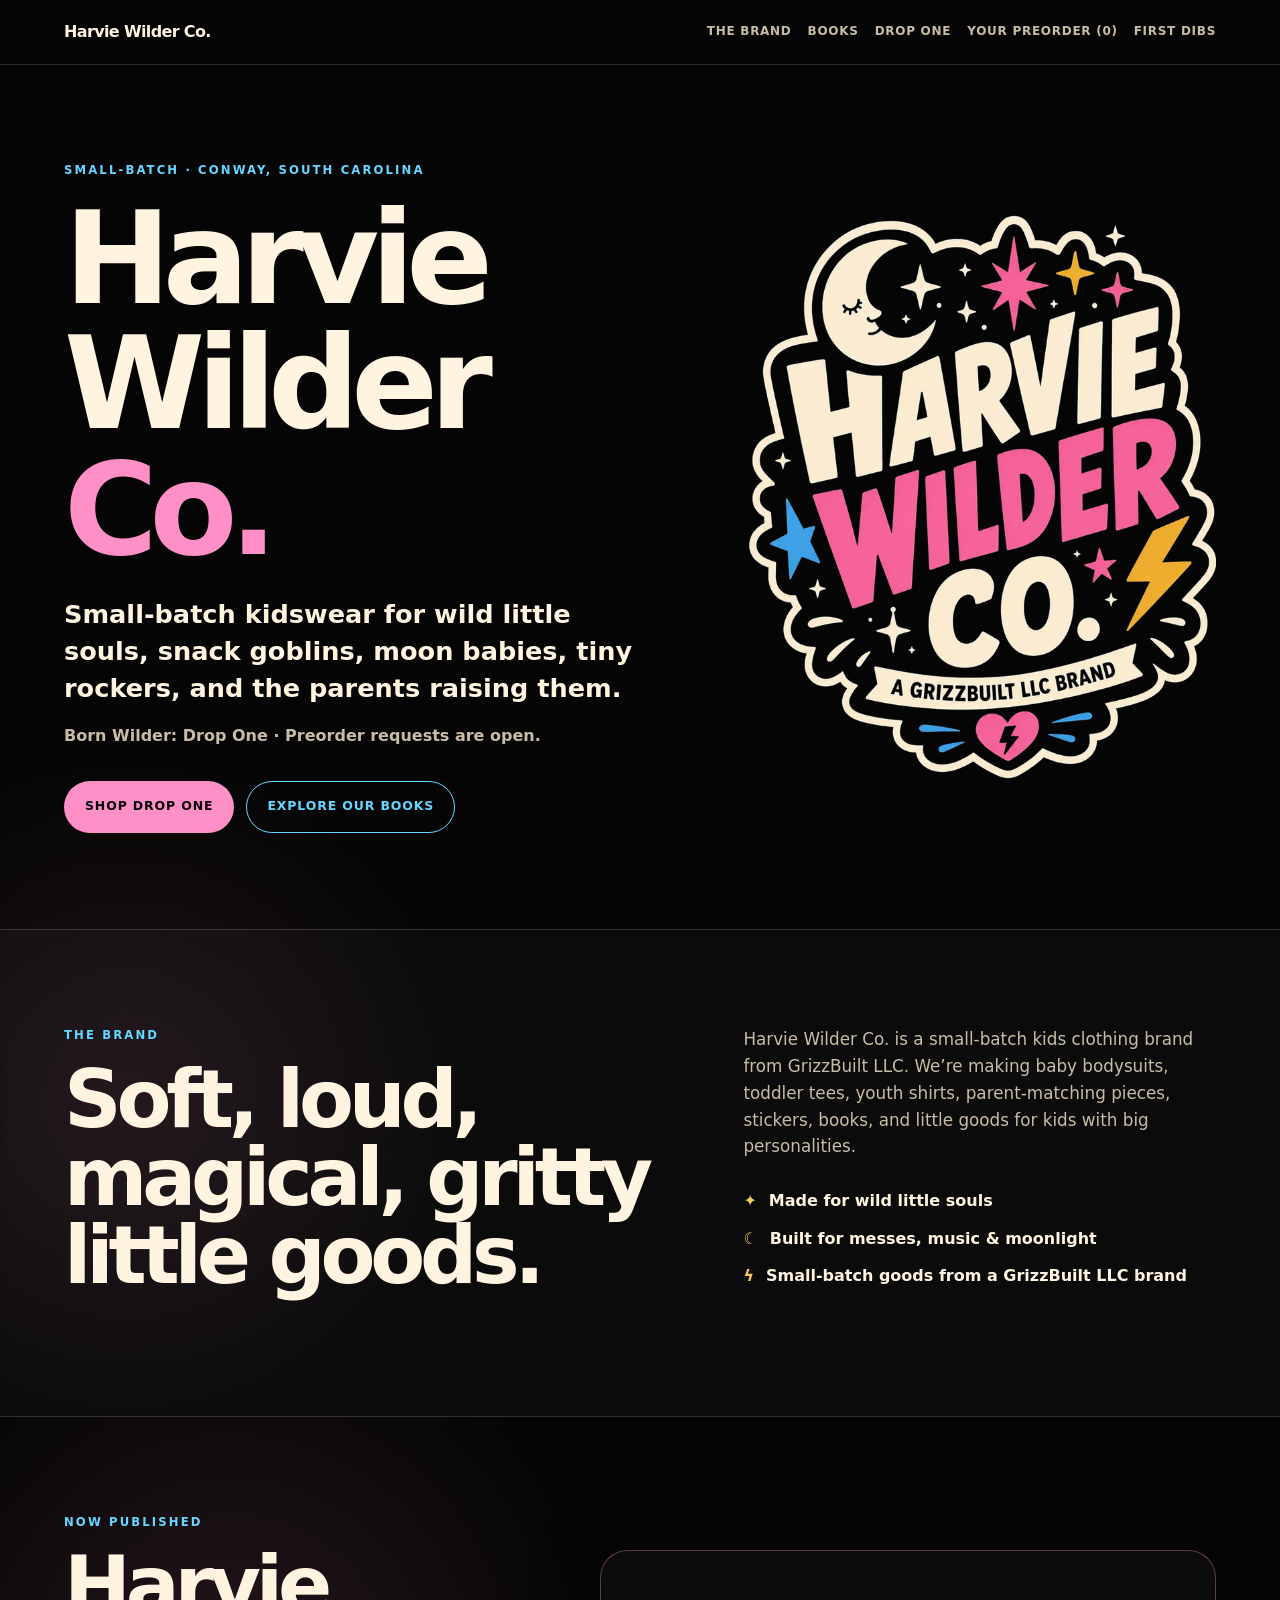
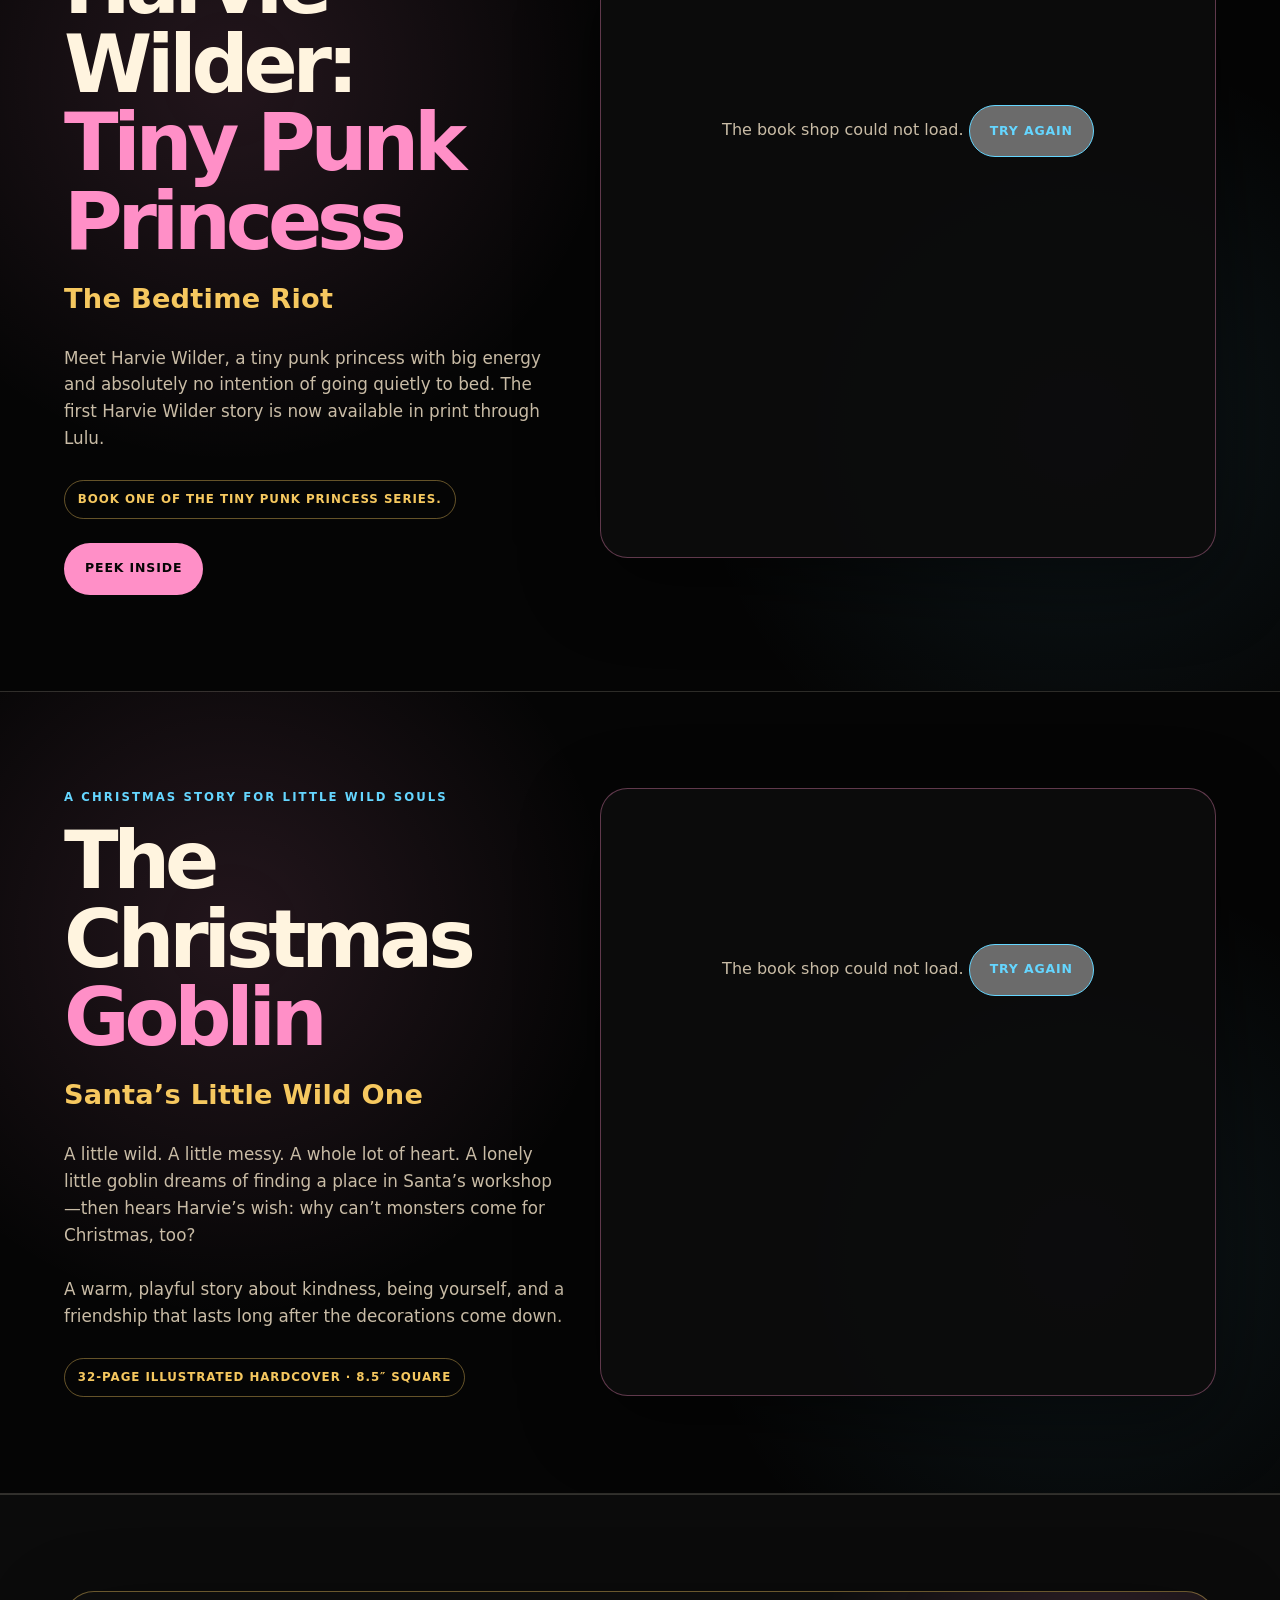
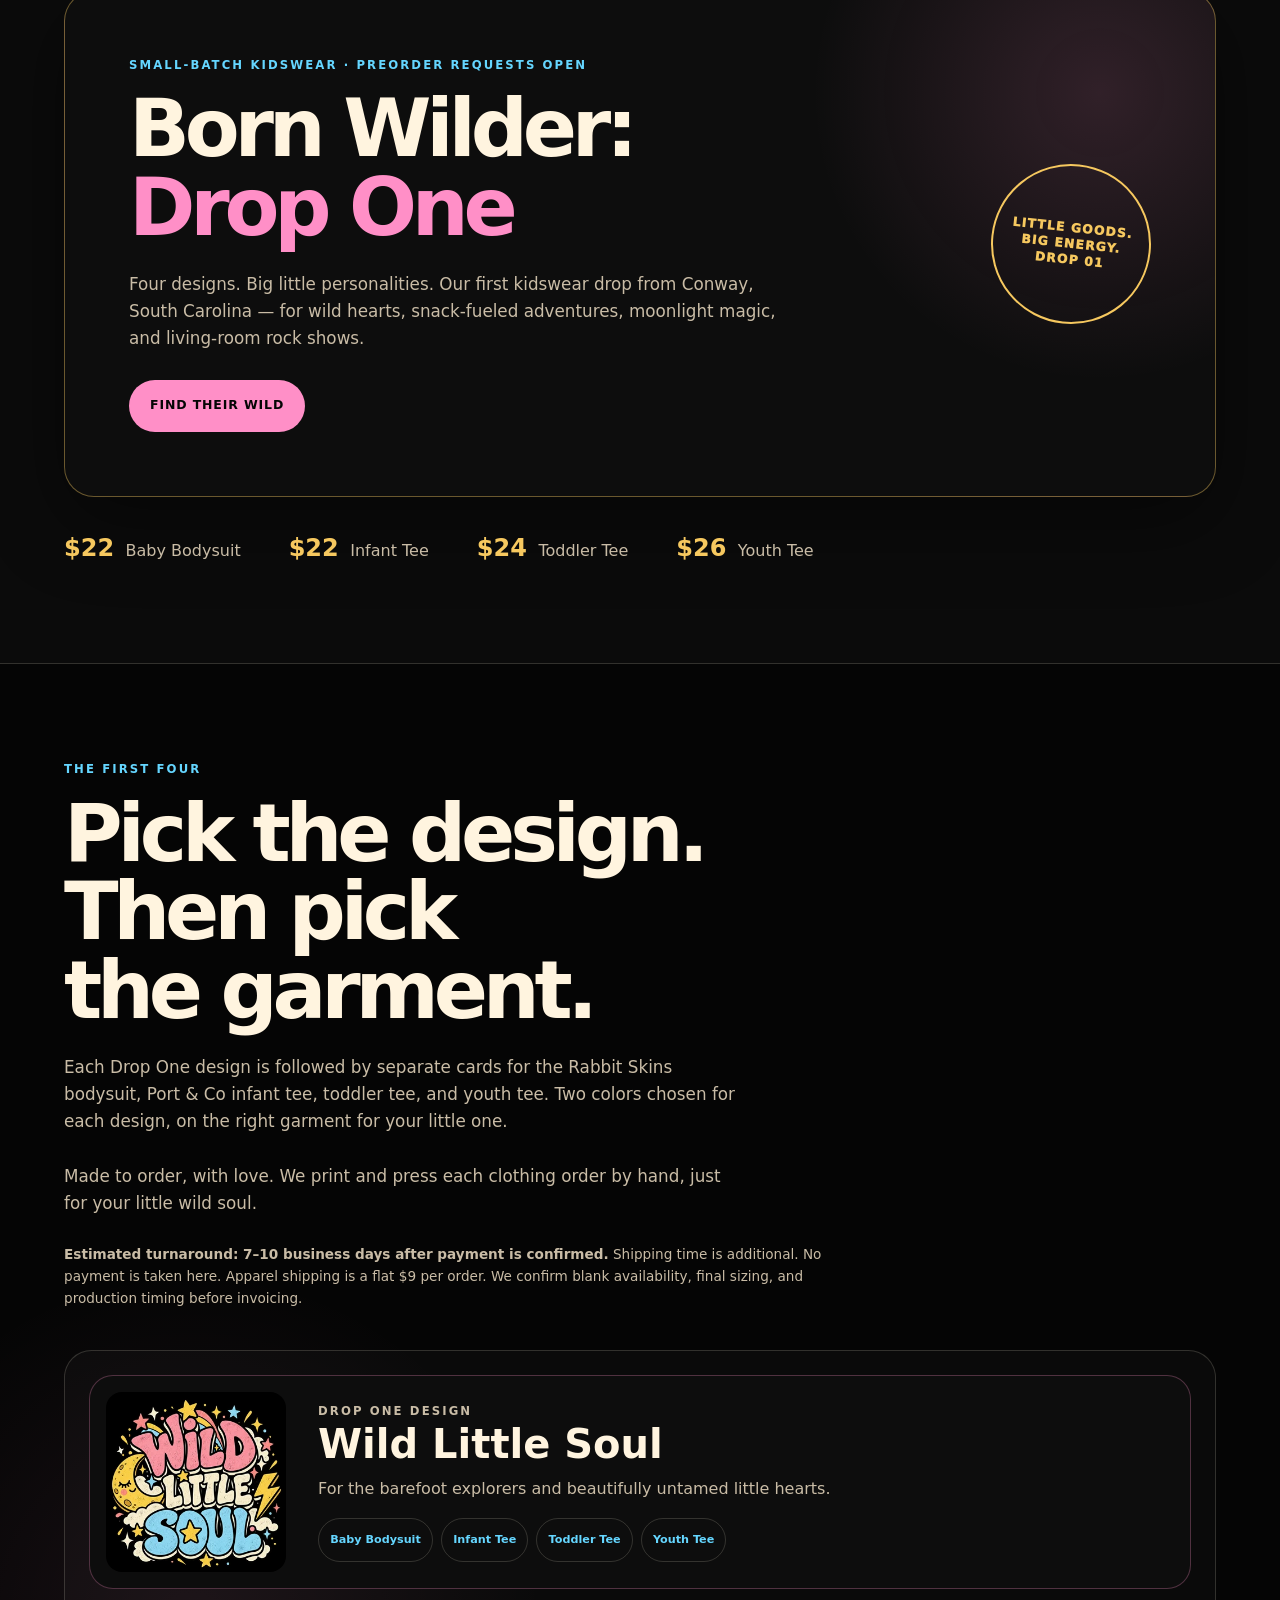
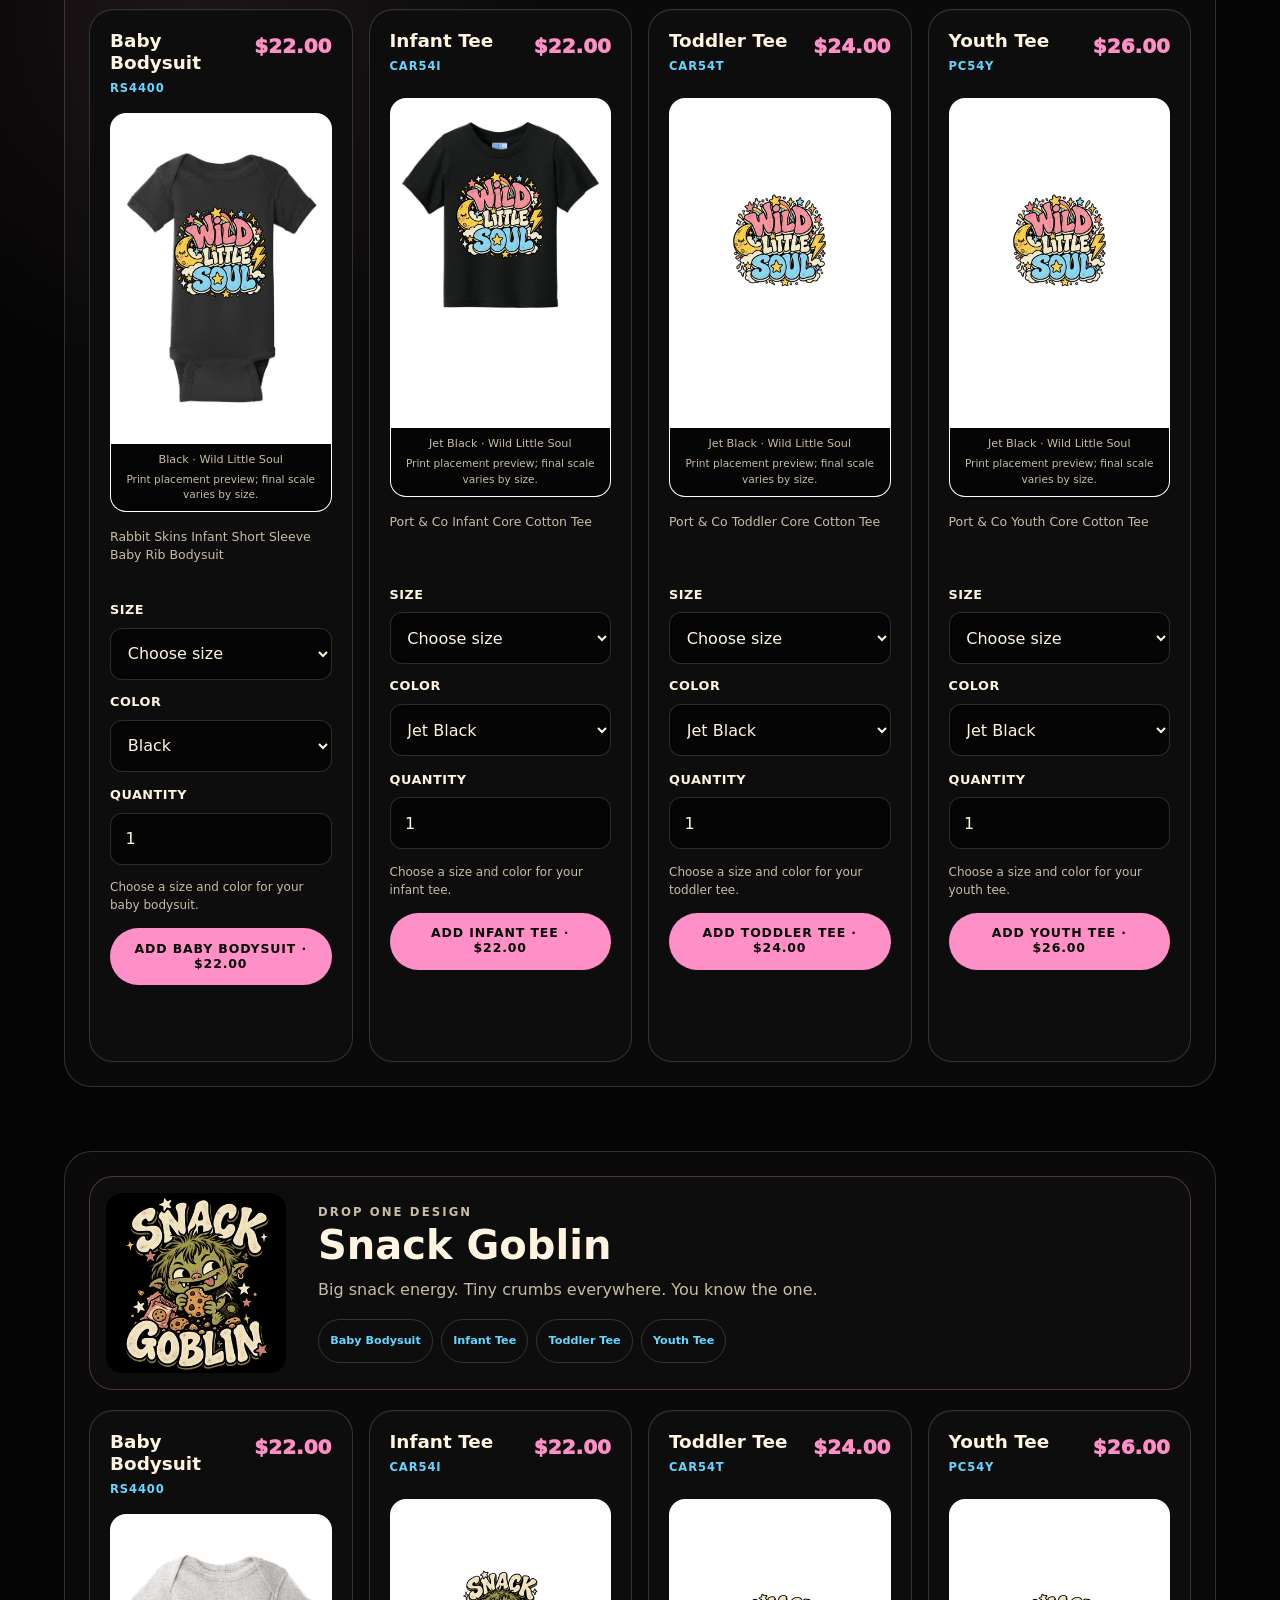
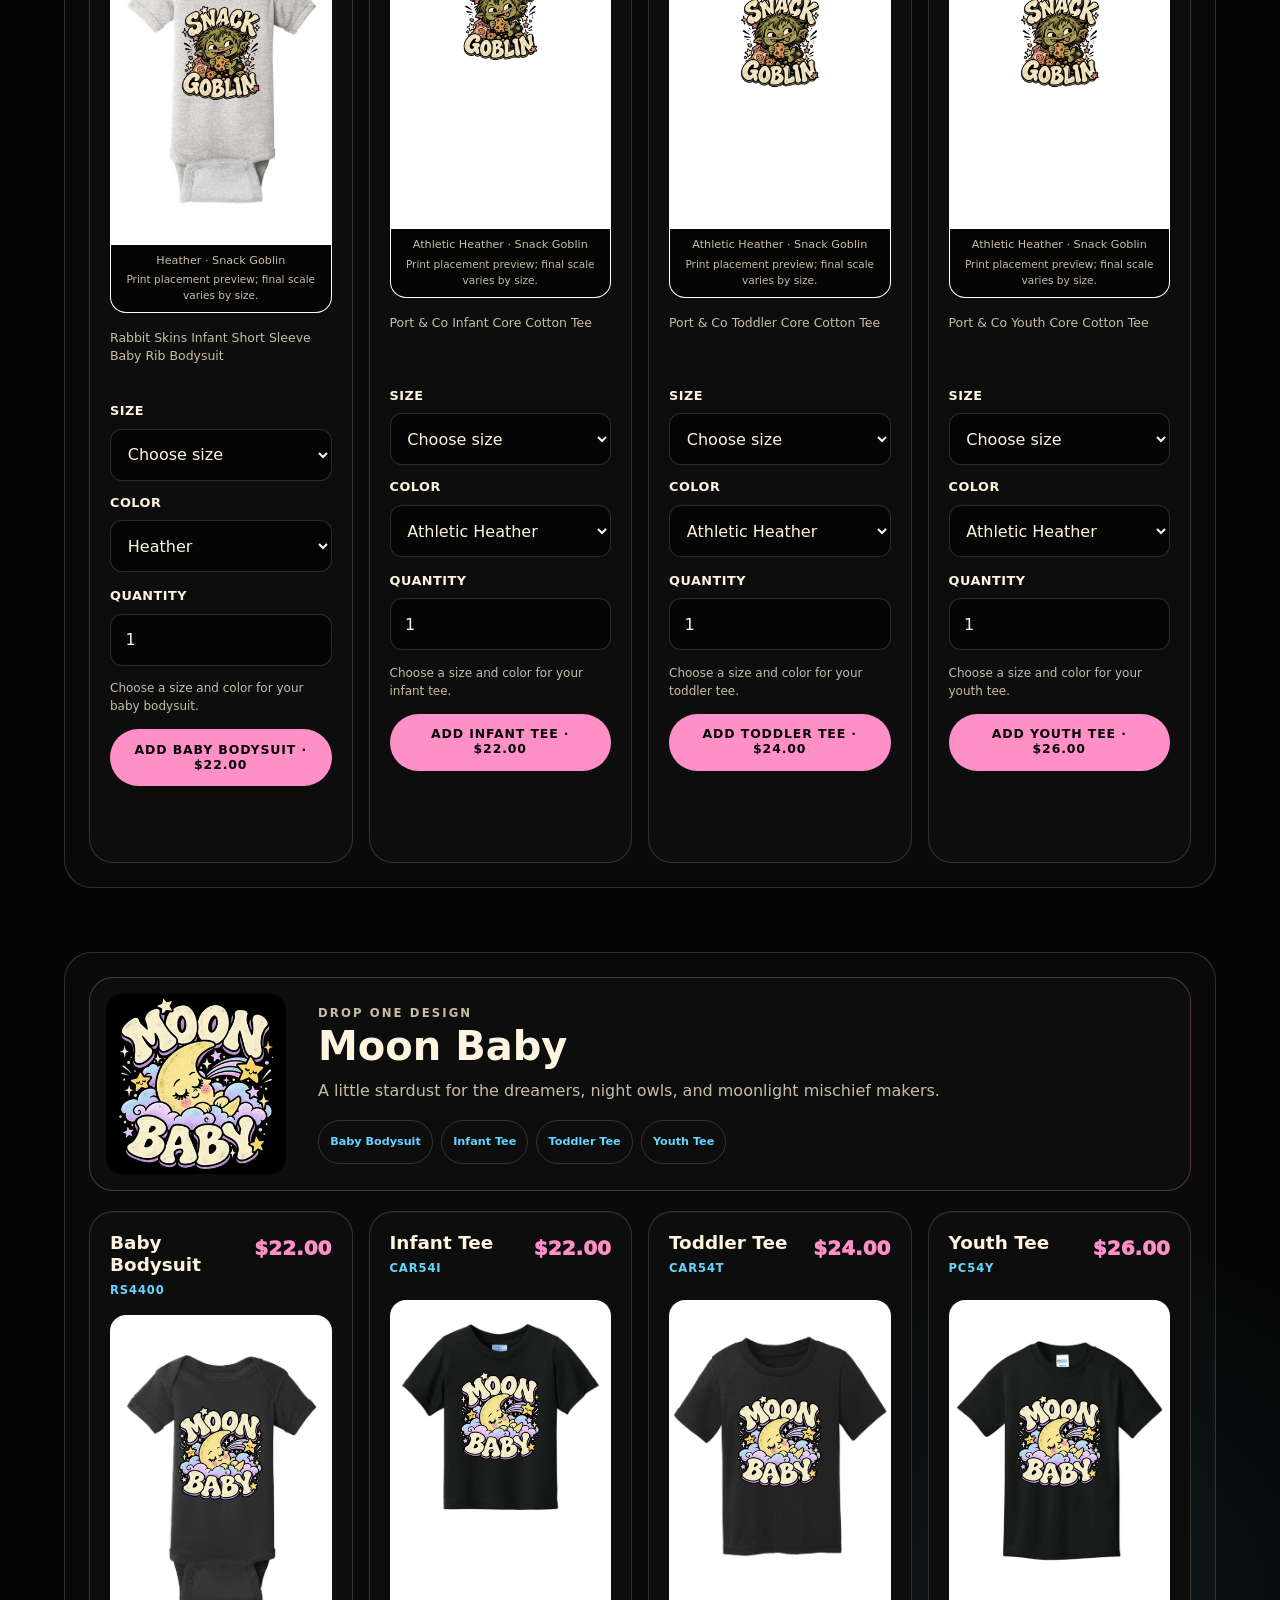
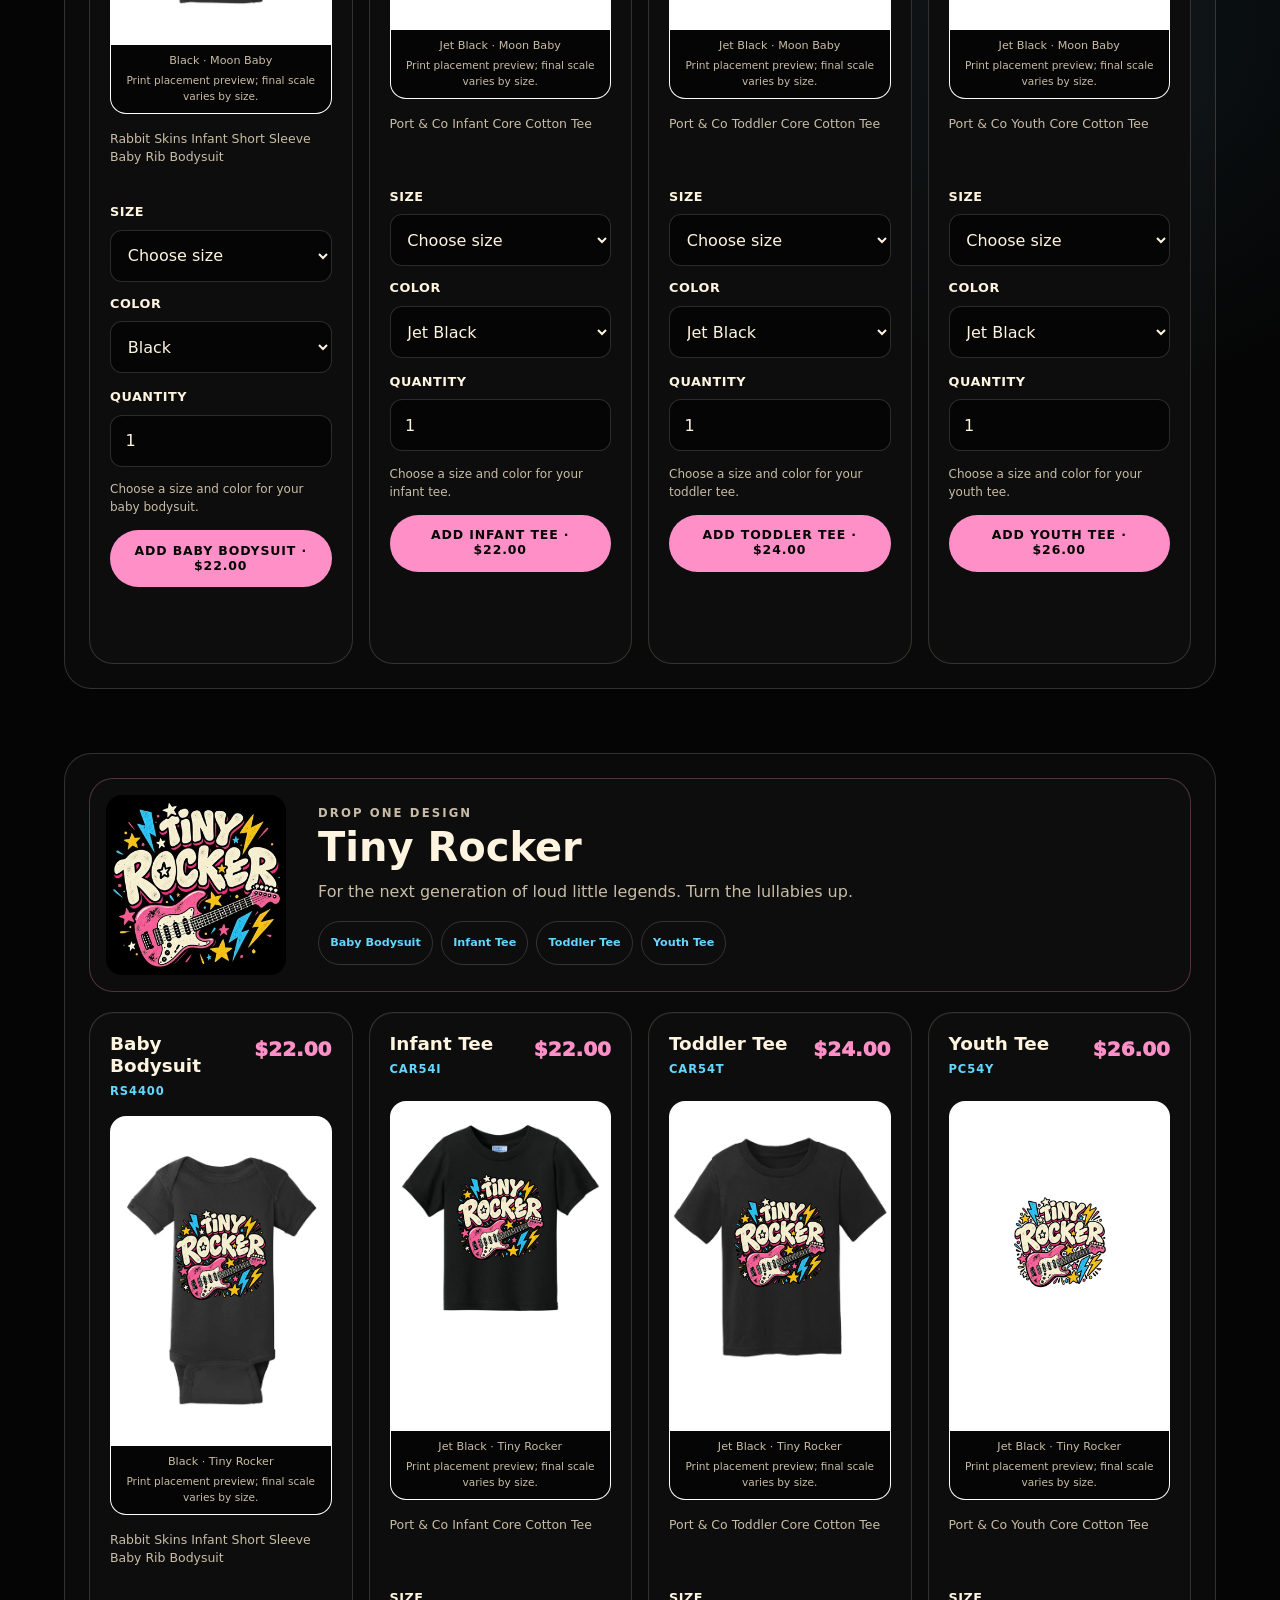
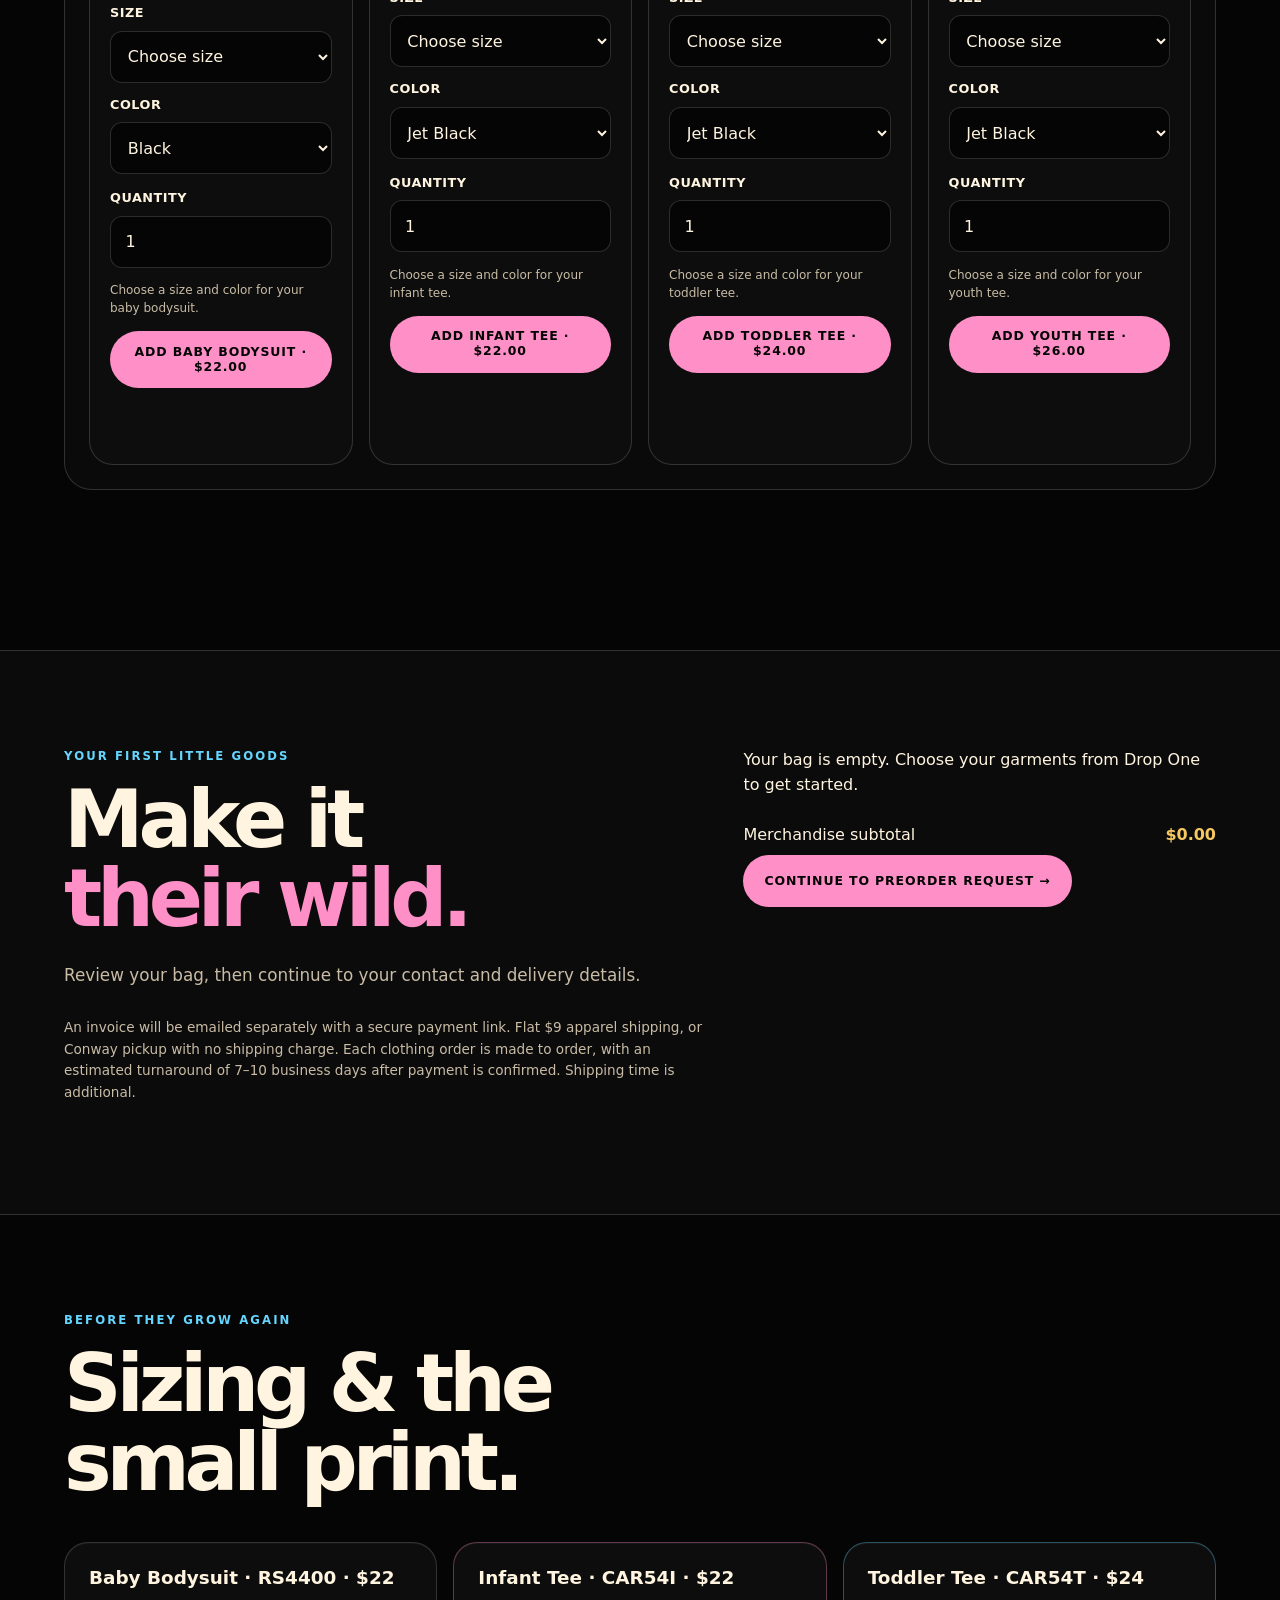
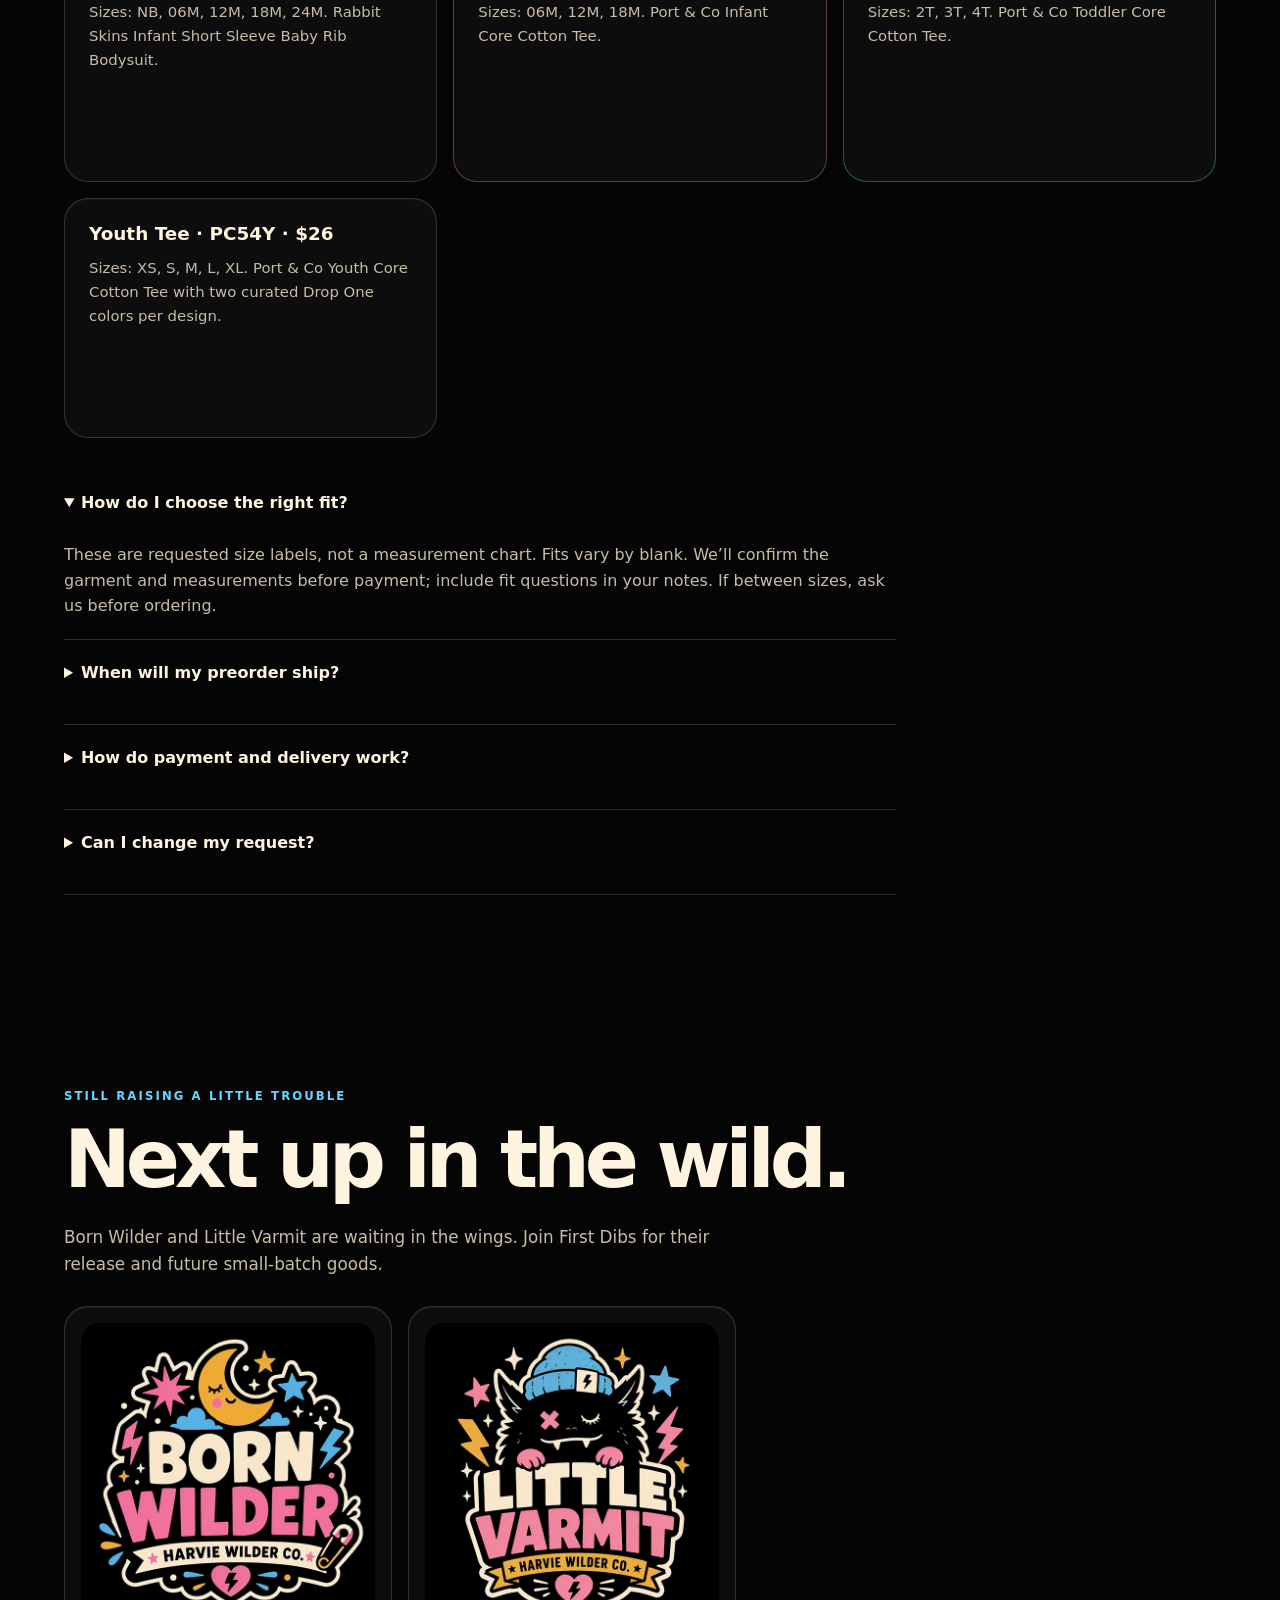
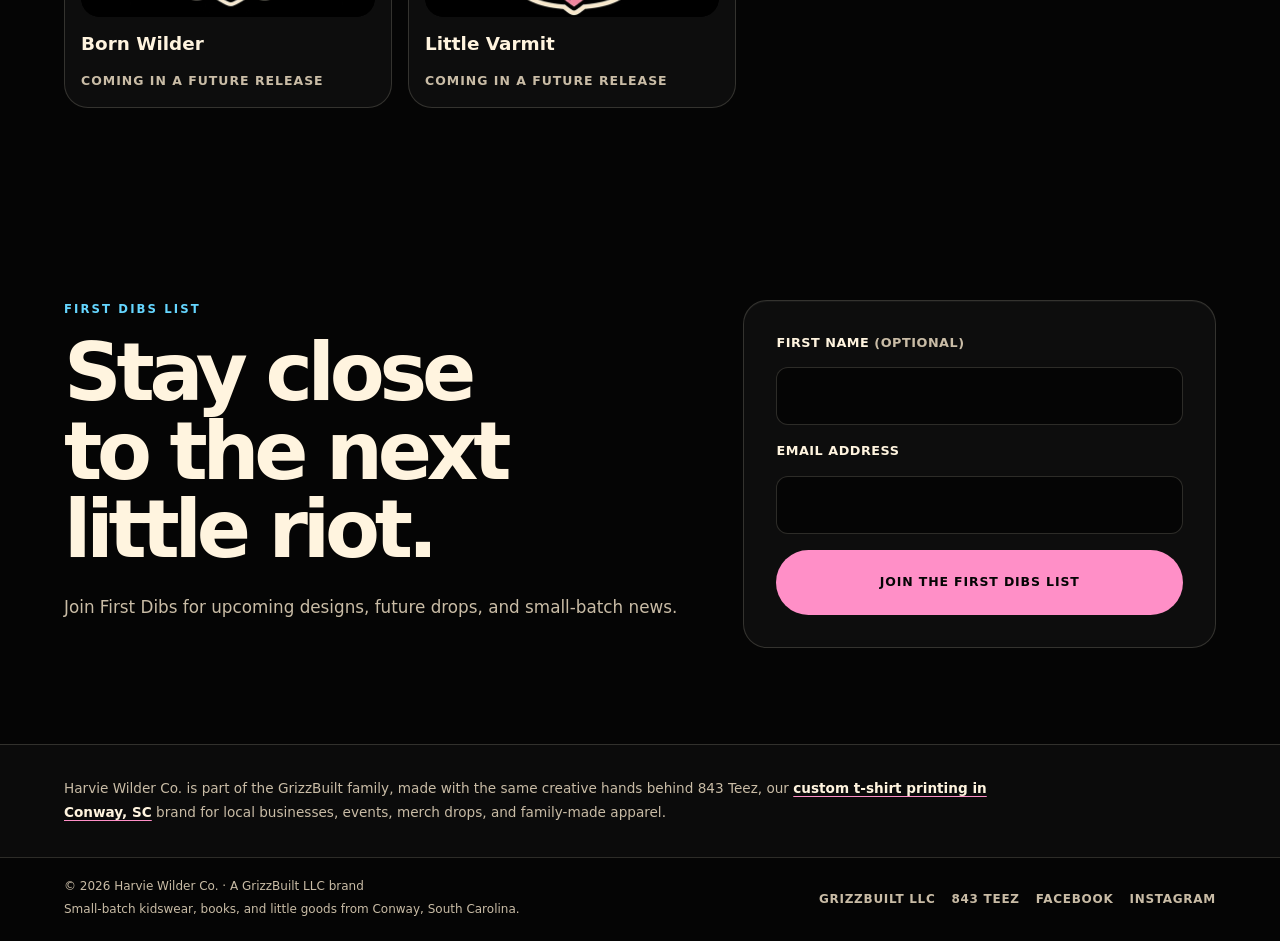
<file: index.html>
<!doctype html>
<html lang="en">
  <head>
    <meta charset="utf-8">
    <meta name="viewport" content="width=device-width, initial-scale=1">
    <title>Harvie Wilder Co. | Small-Batch Kidswear &amp; Books</title>
    <meta name="description" content="Shop Born Wilder: Drop One baby bodysuits and infant, toddler &amp; youth tees. Small-batch kidswear, Tiny Punk Princess books, and The Christmas Goblin from Conway, South Carolina.">
    <link rel="canonical" href="https://harviewilderco.com/">
    <link rel="preload" as="image" type="image/avif" imagesrcset="/assets/optimized/brand-logo-480-952e5e240f.avif 480w, /assets/optimized/brand-logo-700-8eab30a918.avif 700w, /assets/optimized/brand-logo-1200-4a3a5aba76.avif 1200w" imagesizes="(max-width: 700px) min(92vw, 360px), 520px">
    <link rel="stylesheet" href="/styles.css?v=54264c2ba694">
    <link rel="icon" href="/favicon.ico" sizes="any">
    <link rel="icon" href="/icon.svg" type="image/svg+xml">
    <link rel="apple-touch-icon" href="/apple-touch-icon.png">



<meta name="theme-color" content="#0d0d0d">
    <meta property="og:title" content="Born Wilder: Drop One | Harvie Wilder Co.">
    <meta property="og:description" content="Four designs. Big little personalities. Preorder small-batch kidswear from Conway, South Carolina. Apparel from $22; flat $9 shipping.">
    <meta property="og:type" content="website"><meta property="og:url" content="https://harviewilderco.com/"><meta property="og:site_name" content="Harvie Wilder Co."><meta property="og:locale" content="en_US">
    <meta property="og:image" content="https://harviewilderco.com/assets/harvie-wilder-drop-one-social.png"><meta property="og:image:secure_url" content="https://harviewilderco.com/assets/harvie-wilder-drop-one-social.png"><meta property="og:image:width" content="1200"><meta property="og:image:height" content="630"><meta property="og:image:type" content="image/png"><meta property="og:image:alt" content="Harvie Wilder Co. — Born Wilder: Drop One. Wild Little Soul, Snack Goblin, Moon Baby and Tiny Rocker. Preorder requests open.">
    <meta name="twitter:card" content="summary_large_image"><meta name="twitter:title" content="Born Wilder: Drop One | Harvie Wilder Co."><meta name="twitter:description" content="Preorder baby bodysuits and infant, toddler &amp; youth tees. Four designs. Small batches. Conway, South Carolina."><meta name="twitter:image" content="https://harviewilderco.com/assets/harvie-wilder-drop-one-social.png"><meta name="twitter:image:alt" content="Harvie Wilder Co. — Born Wilder: Drop One. Preorder requests open.">
    <meta name="robots" content="index, follow, max-image-preview:large">
    <script>window.dataLayer=window.dataLayer||[];function gtag(){dataLayer.push(arguments);}gtag("js",new Date());gtag("config","G-0PB50EY0SQ");</script>

    <script type="application/ld+json">{"@context":"https://schema.org","@graph":[{"@type":"Organization","@id":"https://harviewilderco.com/#organization","name":"Harvie Wilder Co.","url":"https://harviewilderco.com/","description":"Small-batch kidswear, books, and little goods from Conway, South Carolina.","logo":{"@type":"ImageObject","url":"https://harviewilderco.com/assets/harvie-wilder-logo-1200.webp","width":1200,"height":1499},"sameAs":["https://www.facebook.com/harviewilderco","https://www.instagram.com/harviewilderco"],"parentOrganization":{"@type":"Organization","name":"GrizzBuilt LLC","url":"https://grizzbuilt.com/"},"address":{"@type":"PostalAddress","addressLocality":"Conway","addressRegion":"South Carolina","addressCountry":"US"}},{"@type":"WebSite","@id":"https://harviewilderco.com/#website","url":"https://harviewilderco.com/","name":"Harvie Wilder Co.","publisher":{"@id":"https://harviewilderco.com/#organization"},"inLanguage":"en-US"},{"@type":"WebPage","@id":"https://harviewilderco.com/#webpage","url":"https://harviewilderco.com/","name":"Harvie Wilder Co. | Small-Batch Kidswear & Books","description":"Shop Born Wilder: Drop One baby bodysuits and infant, toddler & youth tees. Small-batch kidswear, Tiny Punk Princess books, and The Christmas Goblin from Conway, South Carolina.","isPartOf":{"@id":"https://harviewilderco.com/#website"},"about":{"@id":"https://harviewilderco.com/#organization"},"inLanguage":"en-US","primaryImageOfPage":{"@type":"ImageObject","url":"https://harviewilderco.com/assets/harvie-wilder-drop-one-social.png","width":1200,"height":630},"mainEntity":{"@id":"https://harviewilderco.com/#drop-one-designs"}},{"@type":"ItemList","@id":"https://harviewilderco.com/#drop-one-designs","name":"Born Wilder: Drop One designs","numberOfItems":4,"itemListElement":[{"@type":"ListItem","position":1,"url":"https://harviewilderco.com/#wild-little-soul","name":"Wild Little Soul"},{"@type":"ListItem","position":2,"url":"https://harviewilderco.com/#snack-goblin","name":"Snack Goblin"},{"@type":"ListItem","position":3,"url":"https://harviewilderco.com/#moon-baby","name":"Moon Baby"},{"@type":"ListItem","position":4,"url":"https://harviewilderco.com/#tiny-rocker","name":"Tiny Rocker"}]},{"@type":"Book","@id":"https://harviewilderco.com/#bedtime-riot","name":"Harvie Wilder: Tiny Punk Princess — The Bedtime Riot","url":"https://harviewilderco.com/#books","inLanguage":"en","description":"Book One of the Tiny Punk Princess series. Harvie Wilder has big energy and absolutely no intention of going quietly to bed. Available in print through Lulu."},{"@type":"Book","@id":"https://harviewilderco.com/#christmas-goblin","name":"The Christmas Goblin","alternativeHeadline":"Santa’s Little Wild One","url":"https://harviewilderco.com/#christmas-goblin","inLanguage":"en","author":{"@type":"Person","name":"Todd Stone"},"numberOfPages":32,"bookFormat":"https://schema.org/Hardcover","description":"A warm, playful Christmas story about a lonely little goblin, Harvie’s wish, and finding friendship and belonging just as you are."}]}</script>
    <style>
      .book-actions{display:flex;flex-wrap:wrap;gap:.75rem;margin-top:1.5rem}.preview-dialog{width:min(94vw,64rem);max-height:90vh;padding:0;border:1px solid rgb(255 244 223 / 22%);border-radius:1.5rem;background:#0d0d0d;color:#fff4df;box-shadow:0 1.5rem 5rem rgb(0 0 0 / 70%);overflow:hidden}.preview-dialog::backdrop{background:rgb(0 0 0 / 78%);backdrop-filter:blur(5px)}.preview-shell{position:relative;max-height:90vh;overflow:auto;padding:clamp(1.25rem,4vw,3rem)}.preview-close{position:sticky;top:0;z-index:2;float:right;width:2.75rem;height:2.75rem;border:1px solid rgb(255 244 223 / 20%);border-radius:50%;background:#050505;color:#fff4df;font-size:1.35rem;cursor:pointer}.preview-heading{padding-right:3.5rem}.preview-heading h2{font-size:clamp(2.2rem,7vw,4.5rem);margin-bottom:.75rem}.preview-heading p{max-width:42rem;color:#c9bca6}.preview-pages{display:grid;gap:1rem;margin-top:2rem}.preview-page{display:flex;flex-direction:column;align-items:center;gap:1.5rem;padding:0 0 2rem;overflow:hidden;border:1px solid rgb(255 244 223 / 16%);border-radius:1.25rem;background:#fff4df;color:#3f2941;text-align:center;box-shadow:inset 0 0 0 1rem rgb(255 255 255 / 20%)}.preview-page img{display:block;width:100%;height:auto;aspect-ratio:1/1;object-fit:contain}.preview-page p{max-width:30rem;margin:0;padding-inline:1.5rem;font-family:Georgia,"Times New Roman",serif;font-size:clamp(1.15rem,3vw,1.65rem);line-height:1.65}.preview-page strong{font-weight:800}.preview-finish{text-align:center;padding:2rem 0 0}.preview-finish p{color:#c9bca6}.preview-finish .button{margin-top:.5rem}@media(min-width:48rem){.preview-pages{grid-template-columns:repeat(2,1fr)}.preview-page:last-child{grid-column:1/-1;max-width:32rem;width:100%;margin-inline:auto}}@media(max-width:41.99rem){.book-actions{display:grid}.book-actions .button{width:100%}}
    </style>
  </head>
  <body>
    <a class="skip-link" href="#main-content">Skip to content</a>
    <header class="site-header"><div class="container header-inner"><a class="logo" href="/" aria-label="Harvie Wilder Co. home">Harvie Wilder Co.</a><nav aria-label="Main navigation"><a href="#the-brand">The Brand</a><a href="#books">Books</a><a href="#drop-one">Drop One</a><a href="/preorder.html">Your Preorder <span id="bag-count">(0)</span></a><a href="#first-dibs">First Dibs</a></nav></div></header>
    <main id="main-content">
      <section class="hero section"><div class="container hero-inner"><div class="hero-copy"><p class="eyebrow">Small-batch · Conway, South Carolina</p><h1>Harvie Wilder <span>Co.</span></h1><p class="hero-tagline">Small-batch kidswear for wild little souls, snack goblins, moon babies, tiny rockers, and the parents raising them.</p><p class="hero-support">Born Wilder: Drop One · Preorder requests are open.</p><div class="button-row"><a class="button button-primary" href="#drop-one">Shop Drop One</a><a class="button button-secondary" href="#books">Explore Our Books</a></div></div><picture><source type="image/avif" srcset="/assets/optimized/brand-logo-480-952e5e240f.avif 480w, /assets/optimized/brand-logo-700-8eab30a918.avif 700w, /assets/optimized/brand-logo-1200-4a3a5aba76.avif 1200w" sizes="(max-width: 700px) min(92vw, 360px), 520px"><img class="hero-logo" src="/assets/optimized/brand-logo-700-cc9f526c06.webp" srcset="/assets/optimized/brand-logo-480-5465abf8af.webp 480w, /assets/optimized/brand-logo-700-cc9f526c06.webp 700w, /assets/optimized/brand-logo-1200-8d9d0ffd1e.webp 1200w" sizes="(max-width: 700px) min(92vw, 360px), 520px" alt="Harvie Wilder Co. logo, a GrizzBuilt LLC brand" width="1200" height="1499" loading="eager" fetchpriority="high" decoding="async"></picture></div></section>
      <section class="section story-section" id="the-brand"><div class="container split-layout"><div><p class="section-kicker">The Brand</p><h2>Soft, loud, magical, gritty little goods.</h2></div><div><p class="lead">Harvie Wilder Co. is a small-batch kids clothing brand from GrizzBuilt LLC. We’re making baby bodysuits, toddler tees, youth shirts, parent-matching pieces, stickers, books, and little goods for kids with big personalities.</p><ul class="pillar-list"><li><span aria-hidden="true">✦</span> Made for wild little souls</li><li><span aria-hidden="true">☾</span> Built for messes, music &amp; moonlight</li><li><span aria-hidden="true">ϟ</span> Small-batch goods from a GrizzBuilt LLC brand</li></ul></div></div></section>
      <section class="section books-section" id="books"><div class="container book-layout"><div class="book-copy"><p class="section-kicker">Now Published</p><h2>Harvie Wilder: <span>Tiny Punk Princess</span></h2><p class="book-subtitle">The Bedtime Riot</p><p class="lead">Meet Harvie Wilder, a tiny punk princess with big energy and absolutely no intention of going quietly to bed. The first Harvie Wilder story is now available in print through Lulu.</p><p class="book-series-note">Book One of the Tiny Punk Princess series.</p><div class="book-actions"><button class="button button-primary" type="button" id="peek-inside">Peek Inside</button></div></div><div class="book-buy-card" aria-label="Buy Harvie Wilder: Tiny Punk Princess — The Bedtime Riot"><p class="book-load-status" role="status">Loading the book shop…</p><lulu-buy-button buy-button-id="1864e697-645f-49e1-90ef-84f9c63bfdae" variant="product-preview"></lulu-buy-button></div></div></section>

      <section class="section books-section" id="christmas-goblin" aria-labelledby="christmas-goblin-title">
        <div class="container book-layout">
          <div class="book-copy">
            <p class="section-kicker">A Christmas Story for Little Wild Souls</p>
            <h2 id="christmas-goblin-title">The Christmas <span>Goblin</span></h2>
            <p class="book-subtitle">Santa’s Little Wild One</p>
            <p class="lead">A little wild. A little messy. A whole lot of heart. A lonely little goblin dreams of finding a place in Santa’s workshop—then hears Harvie’s wish: why can’t monsters come for Christmas, too?</p>
            <p class="lead">A warm, playful story about kindness, being yourself, and a friendship that lasts long after the decorations come down.</p>
            <p class="book-series-note">32-page illustrated hardcover · 8.5″ square</p>
          </div>
          <div class="book-buy-card" aria-label="Buy The Christmas Goblin: Santa’s Little Wild One">
            <p class="book-load-status" role="status">Loading the book shop…</p>
            <lulu-buy-button buy-button-id="ee8d0eea-55f5-4582-a18e-b0e13e347f8e" variant="product-showcase"></lulu-buy-button>
          </div>
        </div>
      </section>
      <section class="section drop-section" id="drop-one"><div class="container"><div class="drop-card"><div><p class="section-kicker">Small-batch kidswear · Preorder requests open</p><h2>Born Wilder: <span>Drop One</span></h2><p class="lead">Four designs. Big little personalities. Our first kidswear drop from Conway, South Carolina — for wild hearts, snack-fueled adventures, moonlight magic, and living-room rock shows.</p><a class="button button-primary" href="#drop-preview">Find their wild</a></div><p class="sticker-badge">Little goods.<br>Big energy.<br>Drop 01</p></div><div class="launch-facts"><p><strong>$22</strong> Baby Bodysuit</p><p><strong>$22</strong> Infant Tee</p><p><strong>$24</strong> Toddler Tee</p><p><strong>$26</strong> Youth Tee</p></div></div></section>
      <section class="section drop-preview-section" id="drop-preview"><div class="container" data-rendered="true">
      <div class="drop-shop-intro">
        <p class="section-kicker">The first four</p>
        <h2>Pick the design. Then pick the garment.</h2>
        <p class="lead">Each Drop One design is followed by separate cards for the Rabbit Skins bodysuit, Port & Co infant tee, toddler tee, and youth tee. Two colors chosen for each design, on the right garment for your little one.</p>
        <p class="lead">Made to order, with love. We print and press each clothing order by hand, just for your little wild soul.</p><p class="shop-note"><strong>Estimated turnaround: 7–10 business days after payment is confirmed.</strong> Shipping time is additional. No payment is taken here. Apparel shipping is a flat $9 per order. We confirm blank availability, final sizing, and production timing before invoicing.</p>
      </div>

      <section id="wild-little-soul" class="design-product-block" aria-labelledby="wild-little-soul-title">
        <article class="design-card">
          <img src="/assets/optimized/wild-little-soul-320-53c1174c8b.webp" srcset="/assets/optimized/wild-little-soul-320-53c1174c8b.webp 320w, /assets/optimized/wild-little-soul-480-674249dbf0.webp 480w, /assets/optimized/wild-little-soul-768-273beca577.webp 768w" sizes="(min-width: 70rem) 180px, (min-width: 42rem) 220px, 240px" alt="Wild Little Soul Drop One artwork" width="320" height="320" loading="lazy" decoding="async">
          <div>
            <p class="section-kicker">Drop One Design</p>
            <h3 id="wild-little-soul-title">Wild Little Soul</h3>
            <p>For the barefoot explorers and beautifully untamed little hearts.</p>
            <nav class="garment-jump-links" aria-label="Shop Wild Little Soul by garment">
              <a href="#wild-little-soul-bodysuit-card">Baby Bodysuit</a><a href="#wild-little-soul-infant-card">Infant Tee</a><a href="#wild-little-soul-toddler-card">Toddler Tee</a><a href="#wild-little-soul-youth-card">Youth Tee</a>
            </nav>
          </div>
        </article>
        <div class="garment-card-grid">

      <article id="wild-little-soul-bodysuit-card" class="garment-card shop-card" data-design="Wild Little Soul" data-garment="bodysuit">
        <div class="garment-card-header">
          <div><h4>Baby Bodysuit</h4><span class="style-number">RS4400</span></div>
          <span class="garment-price">$22.00</span>
        </div>
        <figure class="garment-photo printed-preview bodysuit">
          <div class="garment-mockup">
            <img class="mockup-blank" src="/assets/garments/rs4400-black.webp" alt="RS4400 Baby Bodysuit in Black, with Wild Little Soul print preview" width="493" height="740" loading="lazy" decoding="async">
            <img class="mockup-print" src="/assets/optimized/wild-little-soul-320-53c1174c8b.webp" alt="" width="320" height="320" loading="lazy" decoding="async">
          </div>
          <figcaption>Black · Wild Little Soul<span>Print placement preview; final scale varies by size.</span></figcaption>
        </figure>
        <p class="garment-note">Rabbit Skins Infant Short Sleeve Baby Rib Bodysuit</p>
        <form class="garment-options">
          <div class="option-pair">
            <div class="form-field"><label for="wild-little-soul-bodysuit-size">Size</label><select id="wild-little-soul-bodysuit-size" class="size" required><option value="">Choose size</option><option value="NB">NB</option><option value="06M">06M</option><option value="12M">12M</option><option value="18M">18M</option><option value="24M">24M</option></select></div>
            <div class="form-field"><label for="wild-little-soul-bodysuit-color">Color</label><select id="wild-little-soul-bodysuit-color" class="color" required><option value="Black" selected>Black</option><option value="White">White</option></select></div>
          </div>
          <div class="form-field"><label for="wild-little-soul-bodysuit-quantity">Quantity</label><input id="wild-little-soul-bodysuit-quantity" class="quantity" type="number" min="1" max="20" step="1" value="1" required></div>
          <p class="selected-variant" aria-live="polite">Choose a size and color for your baby bodysuit.</p>
          <button class="button button-primary" type="submit" disabled>Add Baby Bodysuit · $22.00</button>
          <p class="card-feedback" aria-live="polite"></p>
        </form>
      </article>

      <article id="wild-little-soul-infant-card" class="garment-card shop-card" data-design="Wild Little Soul" data-garment="infant">
        <div class="garment-card-header">
          <div><h4>Infant Tee</h4><span class="style-number">CAR54I</span></div>
          <span class="garment-price">$22.00</span>
        </div>
        <figure class="garment-photo printed-preview infant">
          <div class="garment-mockup">
            <img class="mockup-blank" src="/assets/garments/car54i-jetblack.webp" alt="CAR54I Infant Tee in Jet Black, with Wild Little Soul print preview" width="493" height="740" loading="lazy" decoding="async">
            <img class="mockup-print" src="/assets/optimized/wild-little-soul-320-53c1174c8b.webp" alt="" width="320" height="320" loading="lazy" decoding="async">
          </div>
          <figcaption>Jet Black · Wild Little Soul<span>Print placement preview; final scale varies by size.</span></figcaption>
        </figure>
        <p class="garment-note">Port & Co Infant Core Cotton Tee </p>
        <form class="garment-options">
          <div class="option-pair">
            <div class="form-field"><label for="wild-little-soul-infant-size">Size</label><select id="wild-little-soul-infant-size" class="size" required><option value="">Choose size</option><option value="06M">06M</option><option value="12M">12M</option><option value="18M">18M</option></select></div>
            <div class="form-field"><label for="wild-little-soul-infant-color">Color</label><select id="wild-little-soul-infant-color" class="color" required><option value="Jet Black" selected>Jet Black</option><option value="White">White</option></select></div>
          </div>
          <div class="form-field"><label for="wild-little-soul-infant-quantity">Quantity</label><input id="wild-little-soul-infant-quantity" class="quantity" type="number" min="1" max="20" step="1" value="1" required></div>
          <p class="selected-variant" aria-live="polite">Choose a size and color for your infant tee.</p>
          <button class="button button-primary" type="submit" disabled>Add Infant Tee · $22.00</button>
          <p class="card-feedback" aria-live="polite"></p>
        </form>
      </article>

      <article id="wild-little-soul-toddler-card" class="garment-card shop-card" data-design="Wild Little Soul" data-garment="toddler">
        <div class="garment-card-header">
          <div><h4>Toddler Tee</h4><span class="style-number">CAR54T</span></div>
          <span class="garment-price">$24.00</span>
        </div>
        <figure class="garment-photo printed-preview toddler">
          <div class="garment-mockup">
            <img class="mockup-blank" src="/assets/garments/car54t-jetblack.webp" alt="CAR54T Toddler Tee in Jet Black, with Wild Little Soul print preview" width="493" height="740" loading="lazy" decoding="async">
            <img class="mockup-print" src="/assets/optimized/wild-little-soul-320-53c1174c8b.webp" alt="" width="320" height="320" loading="lazy" decoding="async">
          </div>
          <figcaption>Jet Black · Wild Little Soul<span>Print placement preview; final scale varies by size.</span></figcaption>
        </figure>
        <p class="garment-note">Port & Co Toddler Core Cotton Tee</p>
        <form class="garment-options">
          <div class="option-pair">
            <div class="form-field"><label for="wild-little-soul-toddler-size">Size</label><select id="wild-little-soul-toddler-size" class="size" required><option value="">Choose size</option><option value="2T">2T</option><option value="3T">3T</option><option value="4T">4T</option></select></div>
            <div class="form-field"><label for="wild-little-soul-toddler-color">Color</label><select id="wild-little-soul-toddler-color" class="color" required><option value="Jet Black" selected>Jet Black</option><option value="White">White</option></select></div>
          </div>
          <div class="form-field"><label for="wild-little-soul-toddler-quantity">Quantity</label><input id="wild-little-soul-toddler-quantity" class="quantity" type="number" min="1" max="20" step="1" value="1" required></div>
          <p class="selected-variant" aria-live="polite">Choose a size and color for your toddler tee.</p>
          <button class="button button-primary" type="submit" disabled>Add Toddler Tee · $24.00</button>
          <p class="card-feedback" aria-live="polite"></p>
        </form>
      </article>

      <article id="wild-little-soul-youth-card" class="garment-card shop-card" data-design="Wild Little Soul" data-garment="youth">
        <div class="garment-card-header">
          <div><h4>Youth Tee</h4><span class="style-number">PC54Y</span></div>
          <span class="garment-price">$26.00</span>
        </div>
        <figure class="garment-photo printed-preview youth">
          <div class="garment-mockup">
            <img class="mockup-blank" src="/assets/garments/pc54y-jetblack.webp" alt="PC54Y Youth Tee in Jet Black, with Wild Little Soul print preview" width="493" height="740" loading="lazy" decoding="async">
            <img class="mockup-print" src="/assets/optimized/wild-little-soul-320-53c1174c8b.webp" alt="" width="320" height="320" loading="lazy" decoding="async">
          </div>
          <figcaption>Jet Black · Wild Little Soul<span>Print placement preview; final scale varies by size.</span></figcaption>
        </figure>
        <p class="garment-note">Port & Co Youth Core Cotton Tee</p>
        <form class="garment-options">
          <div class="option-pair">
            <div class="form-field"><label for="wild-little-soul-youth-size">Size</label><select id="wild-little-soul-youth-size" class="size" required><option value="">Choose size</option><option value="XS">XS</option><option value="S">S</option><option value="M">M</option><option value="L">L</option><option value="XL">XL</option></select></div>
            <div class="form-field"><label for="wild-little-soul-youth-color">Color</label><select id="wild-little-soul-youth-color" class="color" required><option value="Jet Black" selected>Jet Black</option><option value="White">White</option></select></div>
          </div>
          <div class="form-field"><label for="wild-little-soul-youth-quantity">Quantity</label><input id="wild-little-soul-youth-quantity" class="quantity" type="number" min="1" max="20" step="1" value="1" required></div>
          <p class="selected-variant" aria-live="polite">Choose a size and color for your youth tee.</p>
          <button class="button button-primary" type="submit" disabled>Add Youth Tee · $26.00</button>
          <p class="card-feedback" aria-live="polite"></p>
        </form>
      </article>
        </div>
      </section>
      <section id="snack-goblin" class="design-product-block" aria-labelledby="snack-goblin-title">
        <article class="design-card">
          <img src="/assets/optimized/snack-goblin-320-4ba07472ea.webp" srcset="/assets/optimized/snack-goblin-320-4ba07472ea.webp 320w, /assets/optimized/snack-goblin-480-b23706e7a6.webp 480w, /assets/optimized/snack-goblin-768-4f9fea7694.webp 768w" sizes="(min-width: 70rem) 180px, (min-width: 42rem) 220px, 240px" alt="Snack Goblin Drop One artwork" width="320" height="320" loading="lazy" decoding="async">
          <div>
            <p class="section-kicker">Drop One Design</p>
            <h3 id="snack-goblin-title">Snack Goblin</h3>
            <p>Big snack energy. Tiny crumbs everywhere. You know the one.</p>
            <nav class="garment-jump-links" aria-label="Shop Snack Goblin by garment">
              <a href="#snack-goblin-bodysuit-card">Baby Bodysuit</a><a href="#snack-goblin-infant-card">Infant Tee</a><a href="#snack-goblin-toddler-card">Toddler Tee</a><a href="#snack-goblin-youth-card">Youth Tee</a>
            </nav>
          </div>
        </article>
        <div class="garment-card-grid">

      <article id="snack-goblin-bodysuit-card" class="garment-card shop-card" data-design="Snack Goblin" data-garment="bodysuit">
        <div class="garment-card-header">
          <div><h4>Baby Bodysuit</h4><span class="style-number">RS4400</span></div>
          <span class="garment-price">$22.00</span>
        </div>
        <figure class="garment-photo printed-preview bodysuit">
          <div class="garment-mockup">
            <img class="mockup-blank" src="/assets/garments/rs4400-heather.webp" alt="RS4400 Baby Bodysuit in Heather, with Snack Goblin print preview" width="493" height="740" loading="lazy" decoding="async">
            <img class="mockup-print" src="/assets/optimized/snack-goblin-320-4ba07472ea.webp" alt="" width="320" height="320" loading="lazy" decoding="async">
          </div>
          <figcaption>Heather · Snack Goblin<span>Print placement preview; final scale varies by size.</span></figcaption>
        </figure>
        <p class="garment-note">Rabbit Skins Infant Short Sleeve Baby Rib Bodysuit</p>
        <form class="garment-options">
          <div class="option-pair">
            <div class="form-field"><label for="snack-goblin-bodysuit-size">Size</label><select id="snack-goblin-bodysuit-size" class="size" required><option value="">Choose size</option><option value="NB">NB</option><option value="06M">06M</option><option value="12M">12M</option><option value="18M">18M</option><option value="24M">24M</option></select></div>
            <div class="form-field"><label for="snack-goblin-bodysuit-color">Color</label><select id="snack-goblin-bodysuit-color" class="color" required><option value="Heather" selected>Heather</option><option value="White">White</option></select></div>
          </div>
          <div class="form-field"><label for="snack-goblin-bodysuit-quantity">Quantity</label><input id="snack-goblin-bodysuit-quantity" class="quantity" type="number" min="1" max="20" step="1" value="1" required></div>
          <p class="selected-variant" aria-live="polite">Choose a size and color for your baby bodysuit.</p>
          <button class="button button-primary" type="submit" disabled>Add Baby Bodysuit · $22.00</button>
          <p class="card-feedback" aria-live="polite"></p>
        </form>
      </article>

      <article id="snack-goblin-infant-card" class="garment-card shop-card" data-design="Snack Goblin" data-garment="infant">
        <div class="garment-card-header">
          <div><h4>Infant Tee</h4><span class="style-number">CAR54I</span></div>
          <span class="garment-price">$22.00</span>
        </div>
        <figure class="garment-photo printed-preview infant">
          <div class="garment-mockup">
            <img class="mockup-blank" src="/assets/garments/car54i-athheather.webp" alt="CAR54I Infant Tee in Athletic Heather, with Snack Goblin print preview" width="493" height="740" loading="lazy" decoding="async">
            <img class="mockup-print" src="/assets/optimized/snack-goblin-320-4ba07472ea.webp" alt="" width="320" height="320" loading="lazy" decoding="async">
          </div>
          <figcaption>Athletic Heather · Snack Goblin<span>Print placement preview; final scale varies by size.</span></figcaption>
        </figure>
        <p class="garment-note">Port & Co Infant Core Cotton Tee </p>
        <form class="garment-options">
          <div class="option-pair">
            <div class="form-field"><label for="snack-goblin-infant-size">Size</label><select id="snack-goblin-infant-size" class="size" required><option value="">Choose size</option><option value="06M">06M</option><option value="12M">12M</option><option value="18M">18M</option></select></div>
            <div class="form-field"><label for="snack-goblin-infant-color">Color</label><select id="snack-goblin-infant-color" class="color" required><option value="Athletic Heather" selected>Athletic Heather</option><option value="White">White</option></select></div>
          </div>
          <div class="form-field"><label for="snack-goblin-infant-quantity">Quantity</label><input id="snack-goblin-infant-quantity" class="quantity" type="number" min="1" max="20" step="1" value="1" required></div>
          <p class="selected-variant" aria-live="polite">Choose a size and color for your infant tee.</p>
          <button class="button button-primary" type="submit" disabled>Add Infant Tee · $22.00</button>
          <p class="card-feedback" aria-live="polite"></p>
        </form>
      </article>

      <article id="snack-goblin-toddler-card" class="garment-card shop-card" data-design="Snack Goblin" data-garment="toddler">
        <div class="garment-card-header">
          <div><h4>Toddler Tee</h4><span class="style-number">CAR54T</span></div>
          <span class="garment-price">$24.00</span>
        </div>
        <figure class="garment-photo printed-preview toddler">
          <div class="garment-mockup">
            <img class="mockup-blank" src="/assets/garments/car54t-athheather.webp" alt="CAR54T Toddler Tee in Athletic Heather, with Snack Goblin print preview" width="493" height="740" loading="lazy" decoding="async">
            <img class="mockup-print" src="/assets/optimized/snack-goblin-320-4ba07472ea.webp" alt="" width="320" height="320" loading="lazy" decoding="async">
          </div>
          <figcaption>Athletic Heather · Snack Goblin<span>Print placement preview; final scale varies by size.</span></figcaption>
        </figure>
        <p class="garment-note">Port & Co Toddler Core Cotton Tee</p>
        <form class="garment-options">
          <div class="option-pair">
            <div class="form-field"><label for="snack-goblin-toddler-size">Size</label><select id="snack-goblin-toddler-size" class="size" required><option value="">Choose size</option><option value="2T">2T</option><option value="3T">3T</option><option value="4T">4T</option></select></div>
            <div class="form-field"><label for="snack-goblin-toddler-color">Color</label><select id="snack-goblin-toddler-color" class="color" required><option value="Athletic Heather" selected>Athletic Heather</option><option value="White">White</option></select></div>
          </div>
          <div class="form-field"><label for="snack-goblin-toddler-quantity">Quantity</label><input id="snack-goblin-toddler-quantity" class="quantity" type="number" min="1" max="20" step="1" value="1" required></div>
          <p class="selected-variant" aria-live="polite">Choose a size and color for your toddler tee.</p>
          <button class="button button-primary" type="submit" disabled>Add Toddler Tee · $24.00</button>
          <p class="card-feedback" aria-live="polite"></p>
        </form>
      </article>

      <article id="snack-goblin-youth-card" class="garment-card shop-card" data-design="Snack Goblin" data-garment="youth">
        <div class="garment-card-header">
          <div><h4>Youth Tee</h4><span class="style-number">PC54Y</span></div>
          <span class="garment-price">$26.00</span>
        </div>
        <figure class="garment-photo printed-preview youth">
          <div class="garment-mockup">
            <img class="mockup-blank" src="/assets/garments/pc54y-athheather.webp" alt="PC54Y Youth Tee in Athletic Heather, with Snack Goblin print preview" width="493" height="740" loading="lazy" decoding="async">
            <img class="mockup-print" src="/assets/optimized/snack-goblin-320-4ba07472ea.webp" alt="" width="320" height="320" loading="lazy" decoding="async">
          </div>
          <figcaption>Athletic Heather · Snack Goblin<span>Print placement preview; final scale varies by size.</span></figcaption>
        </figure>
        <p class="garment-note">Port & Co Youth Core Cotton Tee</p>
        <form class="garment-options">
          <div class="option-pair">
            <div class="form-field"><label for="snack-goblin-youth-size">Size</label><select id="snack-goblin-youth-size" class="size" required><option value="">Choose size</option><option value="XS">XS</option><option value="S">S</option><option value="M">M</option><option value="L">L</option><option value="XL">XL</option></select></div>
            <div class="form-field"><label for="snack-goblin-youth-color">Color</label><select id="snack-goblin-youth-color" class="color" required><option value="Athletic Heather" selected>Athletic Heather</option><option value="White">White</option></select></div>
          </div>
          <div class="form-field"><label for="snack-goblin-youth-quantity">Quantity</label><input id="snack-goblin-youth-quantity" class="quantity" type="number" min="1" max="20" step="1" value="1" required></div>
          <p class="selected-variant" aria-live="polite">Choose a size and color for your youth tee.</p>
          <button class="button button-primary" type="submit" disabled>Add Youth Tee · $26.00</button>
          <p class="card-feedback" aria-live="polite"></p>
        </form>
      </article>
        </div>
      </section>
      <section id="moon-baby" class="design-product-block" aria-labelledby="moon-baby-title">
        <article class="design-card">
          <img src="/assets/optimized/moon-baby-320-8adf233d0c.webp" srcset="/assets/optimized/moon-baby-320-8adf233d0c.webp 320w, /assets/optimized/moon-baby-480-c86734bc95.webp 480w, /assets/optimized/moon-baby-768-ca7d0beaf6.webp 768w" sizes="(min-width: 70rem) 180px, (min-width: 42rem) 220px, 240px" alt="Moon Baby Drop One artwork" width="320" height="320" loading="lazy" decoding="async">
          <div>
            <p class="section-kicker">Drop One Design</p>
            <h3 id="moon-baby-title">Moon Baby</h3>
            <p>A little stardust for the dreamers, night owls, and moonlight mischief makers.</p>
            <nav class="garment-jump-links" aria-label="Shop Moon Baby by garment">
              <a href="#moon-baby-bodysuit-card">Baby Bodysuit</a><a href="#moon-baby-infant-card">Infant Tee</a><a href="#moon-baby-toddler-card">Toddler Tee</a><a href="#moon-baby-youth-card">Youth Tee</a>
            </nav>
          </div>
        </article>
        <div class="garment-card-grid">

      <article id="moon-baby-bodysuit-card" class="garment-card shop-card" data-design="Moon Baby" data-garment="bodysuit">
        <div class="garment-card-header">
          <div><h4>Baby Bodysuit</h4><span class="style-number">RS4400</span></div>
          <span class="garment-price">$22.00</span>
        </div>
        <figure class="garment-photo printed-preview bodysuit">
          <div class="garment-mockup">
            <img class="mockup-blank" src="/assets/garments/rs4400-black.webp" alt="RS4400 Baby Bodysuit in Black, with Moon Baby print preview" width="493" height="740" loading="lazy" decoding="async">
            <img class="mockup-print" src="/assets/optimized/moon-baby-320-8adf233d0c.webp" alt="" width="320" height="320" loading="lazy" decoding="async">
          </div>
          <figcaption>Black · Moon Baby<span>Print placement preview; final scale varies by size.</span></figcaption>
        </figure>
        <p class="garment-note">Rabbit Skins Infant Short Sleeve Baby Rib Bodysuit</p>
        <form class="garment-options">
          <div class="option-pair">
            <div class="form-field"><label for="moon-baby-bodysuit-size">Size</label><select id="moon-baby-bodysuit-size" class="size" required><option value="">Choose size</option><option value="NB">NB</option><option value="06M">06M</option><option value="12M">12M</option><option value="18M">18M</option><option value="24M">24M</option></select></div>
            <div class="form-field"><label for="moon-baby-bodysuit-color">Color</label><select id="moon-baby-bodysuit-color" class="color" required><option value="Black" selected>Black</option><option value="Light Blue">Light Blue</option></select></div>
          </div>
          <div class="form-field"><label for="moon-baby-bodysuit-quantity">Quantity</label><input id="moon-baby-bodysuit-quantity" class="quantity" type="number" min="1" max="20" step="1" value="1" required></div>
          <p class="selected-variant" aria-live="polite">Choose a size and color for your baby bodysuit.</p>
          <button class="button button-primary" type="submit" disabled>Add Baby Bodysuit · $22.00</button>
          <p class="card-feedback" aria-live="polite"></p>
        </form>
      </article>

      <article id="moon-baby-infant-card" class="garment-card shop-card" data-design="Moon Baby" data-garment="infant">
        <div class="garment-card-header">
          <div><h4>Infant Tee</h4><span class="style-number">CAR54I</span></div>
          <span class="garment-price">$22.00</span>
        </div>
        <figure class="garment-photo printed-preview infant">
          <div class="garment-mockup">
            <img class="mockup-blank" src="/assets/garments/car54i-jetblack.webp" alt="CAR54I Infant Tee in Jet Black, with Moon Baby print preview" width="493" height="740" loading="lazy" decoding="async">
            <img class="mockup-print" src="/assets/optimized/moon-baby-320-8adf233d0c.webp" alt="" width="320" height="320" loading="lazy" decoding="async">
          </div>
          <figcaption>Jet Black · Moon Baby<span>Print placement preview; final scale varies by size.</span></figcaption>
        </figure>
        <p class="garment-note">Port & Co Infant Core Cotton Tee </p>
        <form class="garment-options">
          <div class="option-pair">
            <div class="form-field"><label for="moon-baby-infant-size">Size</label><select id="moon-baby-infant-size" class="size" required><option value="">Choose size</option><option value="06M">06M</option><option value="12M">12M</option><option value="18M">18M</option></select></div>
            <div class="form-field"><label for="moon-baby-infant-color">Color</label><select id="moon-baby-infant-color" class="color" required><option value="Jet Black" selected>Jet Black</option><option value="Candy Pink">Candy Pink</option></select></div>
          </div>
          <div class="form-field"><label for="moon-baby-infant-quantity">Quantity</label><input id="moon-baby-infant-quantity" class="quantity" type="number" min="1" max="20" step="1" value="1" required></div>
          <p class="selected-variant" aria-live="polite">Choose a size and color for your infant tee.</p>
          <button class="button button-primary" type="submit" disabled>Add Infant Tee · $22.00</button>
          <p class="card-feedback" aria-live="polite"></p>
        </form>
      </article>

      <article id="moon-baby-toddler-card" class="garment-card shop-card" data-design="Moon Baby" data-garment="toddler">
        <div class="garment-card-header">
          <div><h4>Toddler Tee</h4><span class="style-number">CAR54T</span></div>
          <span class="garment-price">$24.00</span>
        </div>
        <figure class="garment-photo printed-preview toddler">
          <div class="garment-mockup">
            <img class="mockup-blank" src="/assets/garments/car54t-jetblack.webp" alt="CAR54T Toddler Tee in Jet Black, with Moon Baby print preview" width="493" height="740" loading="lazy" decoding="async">
            <img class="mockup-print" src="/assets/optimized/moon-baby-320-8adf233d0c.webp" alt="" width="320" height="320" loading="lazy" decoding="async">
          </div>
          <figcaption>Jet Black · Moon Baby<span>Print placement preview; final scale varies by size.</span></figcaption>
        </figure>
        <p class="garment-note">Port & Co Toddler Core Cotton Tee</p>
        <form class="garment-options">
          <div class="option-pair">
            <div class="form-field"><label for="moon-baby-toddler-size">Size</label><select id="moon-baby-toddler-size" class="size" required><option value="">Choose size</option><option value="2T">2T</option><option value="3T">3T</option><option value="4T">4T</option></select></div>
            <div class="form-field"><label for="moon-baby-toddler-color">Color</label><select id="moon-baby-toddler-color" class="color" required><option value="Jet Black" selected>Jet Black</option><option value="Candy Pink">Candy Pink</option></select></div>
          </div>
          <div class="form-field"><label for="moon-baby-toddler-quantity">Quantity</label><input id="moon-baby-toddler-quantity" class="quantity" type="number" min="1" max="20" step="1" value="1" required></div>
          <p class="selected-variant" aria-live="polite">Choose a size and color for your toddler tee.</p>
          <button class="button button-primary" type="submit" disabled>Add Toddler Tee · $24.00</button>
          <p class="card-feedback" aria-live="polite"></p>
        </form>
      </article>

      <article id="moon-baby-youth-card" class="garment-card shop-card" data-design="Moon Baby" data-garment="youth">
        <div class="garment-card-header">
          <div><h4>Youth Tee</h4><span class="style-number">PC54Y</span></div>
          <span class="garment-price">$26.00</span>
        </div>
        <figure class="garment-photo printed-preview youth">
          <div class="garment-mockup">
            <img class="mockup-blank" src="/assets/garments/pc54y-jetblack.webp" alt="PC54Y Youth Tee in Jet Black, with Moon Baby print preview" width="493" height="740" loading="lazy" decoding="async">
            <img class="mockup-print" src="/assets/optimized/moon-baby-320-8adf233d0c.webp" alt="" width="320" height="320" loading="lazy" decoding="async">
          </div>
          <figcaption>Jet Black · Moon Baby<span>Print placement preview; final scale varies by size.</span></figcaption>
        </figure>
        <p class="garment-note">Port & Co Youth Core Cotton Tee</p>
        <form class="garment-options">
          <div class="option-pair">
            <div class="form-field"><label for="moon-baby-youth-size">Size</label><select id="moon-baby-youth-size" class="size" required><option value="">Choose size</option><option value="XS">XS</option><option value="S">S</option><option value="M">M</option><option value="L">L</option><option value="XL">XL</option></select></div>
            <div class="form-field"><label for="moon-baby-youth-color">Color</label><select id="moon-baby-youth-color" class="color" required><option value="Jet Black" selected>Jet Black</option><option value="Candy Pink">Candy Pink</option></select></div>
          </div>
          <div class="form-field"><label for="moon-baby-youth-quantity">Quantity</label><input id="moon-baby-youth-quantity" class="quantity" type="number" min="1" max="20" step="1" value="1" required></div>
          <p class="selected-variant" aria-live="polite">Choose a size and color for your youth tee.</p>
          <button class="button button-primary" type="submit" disabled>Add Youth Tee · $26.00</button>
          <p class="card-feedback" aria-live="polite"></p>
        </form>
      </article>
        </div>
      </section>
      <section id="tiny-rocker" class="design-product-block" aria-labelledby="tiny-rocker-title">
        <article class="design-card">
          <img src="/assets/optimized/tiny-rocker-320-fbe06de870.webp" srcset="/assets/optimized/tiny-rocker-320-fbe06de870.webp 320w, /assets/optimized/tiny-rocker-480-70516bff36.webp 480w, /assets/optimized/tiny-rocker-768-2745473379.webp 768w" sizes="(min-width: 70rem) 180px, (min-width: 42rem) 220px, 240px" alt="Tiny Rocker Drop One artwork" width="320" height="320" loading="lazy" decoding="async">
          <div>
            <p class="section-kicker">Drop One Design</p>
            <h3 id="tiny-rocker-title">Tiny Rocker</h3>
            <p>For the next generation of loud little legends. Turn the lullabies up.</p>
            <nav class="garment-jump-links" aria-label="Shop Tiny Rocker by garment">
              <a href="#tiny-rocker-bodysuit-card">Baby Bodysuit</a><a href="#tiny-rocker-infant-card">Infant Tee</a><a href="#tiny-rocker-toddler-card">Toddler Tee</a><a href="#tiny-rocker-youth-card">Youth Tee</a>
            </nav>
          </div>
        </article>
        <div class="garment-card-grid">

      <article id="tiny-rocker-bodysuit-card" class="garment-card shop-card" data-design="Tiny Rocker" data-garment="bodysuit">
        <div class="garment-card-header">
          <div><h4>Baby Bodysuit</h4><span class="style-number">RS4400</span></div>
          <span class="garment-price">$22.00</span>
        </div>
        <figure class="garment-photo printed-preview bodysuit">
          <div class="garment-mockup">
            <img class="mockup-blank" src="/assets/garments/rs4400-black.webp" alt="RS4400 Baby Bodysuit in Black, with Tiny Rocker print preview" width="493" height="740" loading="lazy" decoding="async">
            <img class="mockup-print" src="/assets/optimized/tiny-rocker-320-fbe06de870.webp" alt="" width="320" height="320" loading="lazy" decoding="async">
          </div>
          <figcaption>Black · Tiny Rocker<span>Print placement preview; final scale varies by size.</span></figcaption>
        </figure>
        <p class="garment-note">Rabbit Skins Infant Short Sleeve Baby Rib Bodysuit</p>
        <form class="garment-options">
          <div class="option-pair">
            <div class="form-field"><label for="tiny-rocker-bodysuit-size">Size</label><select id="tiny-rocker-bodysuit-size" class="size" required><option value="">Choose size</option><option value="NB">NB</option><option value="06M">06M</option><option value="12M">12M</option><option value="18M">18M</option><option value="24M">24M</option></select></div>
            <div class="form-field"><label for="tiny-rocker-bodysuit-color">Color</label><select id="tiny-rocker-bodysuit-color" class="color" required><option value="Black" selected>Black</option><option value="Pink">Pink</option></select></div>
          </div>
          <div class="form-field"><label for="tiny-rocker-bodysuit-quantity">Quantity</label><input id="tiny-rocker-bodysuit-quantity" class="quantity" type="number" min="1" max="20" step="1" value="1" required></div>
          <p class="selected-variant" aria-live="polite">Choose a size and color for your baby bodysuit.</p>
          <button class="button button-primary" type="submit" disabled>Add Baby Bodysuit · $22.00</button>
          <p class="card-feedback" aria-live="polite"></p>
        </form>
      </article>

      <article id="tiny-rocker-infant-card" class="garment-card shop-card" data-design="Tiny Rocker" data-garment="infant">
        <div class="garment-card-header">
          <div><h4>Infant Tee</h4><span class="style-number">CAR54I</span></div>
          <span class="garment-price">$22.00</span>
        </div>
        <figure class="garment-photo printed-preview infant">
          <div class="garment-mockup">
            <img class="mockup-blank" src="/assets/garments/car54i-jetblack.webp" alt="CAR54I Infant Tee in Jet Black, with Tiny Rocker print preview" width="493" height="740" loading="lazy" decoding="async">
            <img class="mockup-print" src="/assets/optimized/tiny-rocker-320-fbe06de870.webp" alt="" width="320" height="320" loading="lazy" decoding="async">
          </div>
          <figcaption>Jet Black · Tiny Rocker<span>Print placement preview; final scale varies by size.</span></figcaption>
        </figure>
        <p class="garment-note">Port & Co Infant Core Cotton Tee </p>
        <form class="garment-options">
          <div class="option-pair">
            <div class="form-field"><label for="tiny-rocker-infant-size">Size</label><select id="tiny-rocker-infant-size" class="size" required><option value="">Choose size</option><option value="06M">06M</option><option value="12M">12M</option><option value="18M">18M</option></select></div>
            <div class="form-field"><label for="tiny-rocker-infant-color">Color</label><select id="tiny-rocker-infant-color" class="color" required><option value="Jet Black" selected>Jet Black</option><option value="Candy Pink">Candy Pink</option></select></div>
          </div>
          <div class="form-field"><label for="tiny-rocker-infant-quantity">Quantity</label><input id="tiny-rocker-infant-quantity" class="quantity" type="number" min="1" max="20" step="1" value="1" required></div>
          <p class="selected-variant" aria-live="polite">Choose a size and color for your infant tee.</p>
          <button class="button button-primary" type="submit" disabled>Add Infant Tee · $22.00</button>
          <p class="card-feedback" aria-live="polite"></p>
        </form>
      </article>

      <article id="tiny-rocker-toddler-card" class="garment-card shop-card" data-design="Tiny Rocker" data-garment="toddler">
        <div class="garment-card-header">
          <div><h4>Toddler Tee</h4><span class="style-number">CAR54T</span></div>
          <span class="garment-price">$24.00</span>
        </div>
        <figure class="garment-photo printed-preview toddler">
          <div class="garment-mockup">
            <img class="mockup-blank" src="/assets/garments/car54t-jetblack.webp" alt="CAR54T Toddler Tee in Jet Black, with Tiny Rocker print preview" width="493" height="740" loading="lazy" decoding="async">
            <img class="mockup-print" src="/assets/optimized/tiny-rocker-320-fbe06de870.webp" alt="" width="320" height="320" loading="lazy" decoding="async">
          </div>
          <figcaption>Jet Black · Tiny Rocker<span>Print placement preview; final scale varies by size.</span></figcaption>
        </figure>
        <p class="garment-note">Port & Co Toddler Core Cotton Tee</p>
        <form class="garment-options">
          <div class="option-pair">
            <div class="form-field"><label for="tiny-rocker-toddler-size">Size</label><select id="tiny-rocker-toddler-size" class="size" required><option value="">Choose size</option><option value="2T">2T</option><option value="3T">3T</option><option value="4T">4T</option></select></div>
            <div class="form-field"><label for="tiny-rocker-toddler-color">Color</label><select id="tiny-rocker-toddler-color" class="color" required><option value="Jet Black" selected>Jet Black</option><option value="Candy Pink">Candy Pink</option></select></div>
          </div>
          <div class="form-field"><label for="tiny-rocker-toddler-quantity">Quantity</label><input id="tiny-rocker-toddler-quantity" class="quantity" type="number" min="1" max="20" step="1" value="1" required></div>
          <p class="selected-variant" aria-live="polite">Choose a size and color for your toddler tee.</p>
          <button class="button button-primary" type="submit" disabled>Add Toddler Tee · $24.00</button>
          <p class="card-feedback" aria-live="polite"></p>
        </form>
      </article>

      <article id="tiny-rocker-youth-card" class="garment-card shop-card" data-design="Tiny Rocker" data-garment="youth">
        <div class="garment-card-header">
          <div><h4>Youth Tee</h4><span class="style-number">PC54Y</span></div>
          <span class="garment-price">$26.00</span>
        </div>
        <figure class="garment-photo printed-preview youth">
          <div class="garment-mockup">
            <img class="mockup-blank" src="/assets/garments/pc54y-jetblack.webp" alt="PC54Y Youth Tee in Jet Black, with Tiny Rocker print preview" width="493" height="740" loading="lazy" decoding="async">
            <img class="mockup-print" src="/assets/optimized/tiny-rocker-320-fbe06de870.webp" alt="" width="320" height="320" loading="lazy" decoding="async">
          </div>
          <figcaption>Jet Black · Tiny Rocker<span>Print placement preview; final scale varies by size.</span></figcaption>
        </figure>
        <p class="garment-note">Port & Co Youth Core Cotton Tee</p>
        <form class="garment-options">
          <div class="option-pair">
            <div class="form-field"><label for="tiny-rocker-youth-size">Size</label><select id="tiny-rocker-youth-size" class="size" required><option value="">Choose size</option><option value="XS">XS</option><option value="S">S</option><option value="M">M</option><option value="L">L</option><option value="XL">XL</option></select></div>
            <div class="form-field"><label for="tiny-rocker-youth-color">Color</label><select id="tiny-rocker-youth-color" class="color" required><option value="Jet Black" selected>Jet Black</option><option value="Candy Pink">Candy Pink</option></select></div>
          </div>
          <div class="form-field"><label for="tiny-rocker-youth-quantity">Quantity</label><input id="tiny-rocker-youth-quantity" class="quantity" type="number" min="1" max="20" step="1" value="1" required></div>
          <p class="selected-variant" aria-live="polite">Choose a size and color for your youth tee.</p>
          <button class="button button-primary" type="submit" disabled>Add Youth Tee · $26.00</button>
          <p class="card-feedback" aria-live="polite"></p>
        </form>
      </article>
        </div>
      </section>
      <noscript><p>To build a preorder, enable JavaScript. You can also contact us through <a href="https://www.facebook.com/harviewilderco">Facebook</a>.</p></noscript></div></section>
      <section class="section preorder-section" id="preorder"><div class="container signup-layout"><div><p class="section-kicker">Your first little goods</p><h2>Make it <span>their wild.</span></h2><p class="lead">Review your bag, then continue to your contact and delivery details.</p><p class="shop-note">An invoice will be emailed separately with a secure payment link. Flat $9 apparel shipping, or Conway pickup with no shipping charge. Each clothing order is made to order, with an estimated turnaround of 7–10 business days after payment is confirmed. Shipping time is additional.</p></div><div class="preorder-panel"><div id="preorder-items" aria-live="polite"></div><p class="subtotal">Merchandise subtotal <strong id="preorder-total">$0.00</strong></p><a class="button button-primary" href="/preorder.html">Continue to preorder request →</a></div></div></section>
      <section class="section" id="size-guide"><div class="container"><p class="section-kicker">Before they grow again</p><h2>Sizing &amp; the small print.</h2><div class="product-grid">
      <article class="product-card"><h3>Baby Bodysuit · RS4400 · $22</h3><p>Sizes: NB, 06M, 12M, 18M, 24M. Rabbit Skins Infant Short Sleeve Baby Rib Bodysuit.</p></article>
      <article class="product-card"><h3>Infant Tee · CAR54I · $22</h3><p>Sizes: 06M, 12M, 18M. Port & Co Infant Core Cotton Tee.</p></article>
      <article class="product-card"><h3>Toddler Tee · CAR54T · $24</h3><p>Sizes: 2T, 3T, 4T. Port & Co Toddler Core Cotton Tee.</p></article>
      <article class="product-card"><h3>Youth Tee · PC54Y · $26</h3><p>Sizes: XS, S, M, L, XL. Port & Co Youth Core Cotton Tee with two curated Drop One colors per design.</p></article></div><div class="drop-faq"><details open><summary>How do I choose the right fit?</summary><p>These are requested size labels, not a measurement chart. Fits vary by blank. We’ll confirm the garment and measurements before payment; include fit questions in your notes. If between sizes, ask us before ordering.</p></details><details><summary>When will my preorder ship?</summary><p>Each clothing order is made to order and printed and pressed by hand. Please allow an estimated 7–10 business days after payment is confirmed for your order to ship or be ready for Conway pickup. Business days are Monday–Friday, excluding holidays. Shipping time is additional. We’ll confirm garment availability before payment and let you know if we expect a longer turnaround.</p></details><details><summary>How do payment and delivery work?</summary><p>We review your request and email a final quote with available garments, flat $9 apparel shipping or Conway pickup with no shipping charge, and any applicable tax. Your order is confirmed only after you approve and pay the invoice. Lulu handles book purchases separately.</p></details><details><summary>Can I change my request?</summary><p>Reply to your confirmation email to discuss changes before payment. Any cancellation or return terms will be provided before payment so you can review them before your order is confirmed.</p></details></div></div></section>
      <section class="section" id="whats-coming"><div class="container"><p class="section-kicker">Still raising a little trouble</p><h2>Next up in the wild.</h2><p class="lead">Born Wilder and Little Varmit are waiting in the wings. Join First Dibs for their release and future small-batch goods.</p><div class="upcoming-grid"><article class="drop-preview-card"><img class="drop-preview-art" src="/assets/drop-one/born-wilder.webp" alt="Upcoming Born Wilder artwork" width="600" height="600" loading="lazy"><h3>Born Wilder</h3><p>Coming in a future release</p></article><article class="drop-preview-card"><img class="drop-preview-art" src="/assets/drop-one/little-varmit.webp" alt="Upcoming Little Varmit artwork" width="600" height="600" loading="lazy"><h3>Little Varmit</h3><p>Coming in a future release</p></article></div></div></section>
      <section class="section signup-section" id="first-dibs"><div class="container signup-layout"><div><p class="section-kicker">First Dibs List</p><h2>Stay close to the next little riot.</h2><p class="lead">Join First Dibs for upcoming designs, future drops, and small-batch news.</p></div><form class="signup-form" name="first-dibs" method="POST" action="/thanks.html" data-netlify="true" netlify-honeypot="bot-field"><input type="hidden" name="form-name" value="first-dibs"><p class="hidden-field"><label>Don’t fill this out if you’re human:<input name="bot-field"></label></p><div class="form-field"><label for="first-name">First name <span>(optional)</span></label><input id="first-name" name="first-name" type="text" autocomplete="given-name"></div><div class="form-field"><label for="email">Email address</label><input id="email" name="email" type="email" autocomplete="email" required></div><button class="button button-primary" type="submit">Join the First Dibs List</button></form></div></section>
    </main>
    <dialog class="preview-dialog" id="book-preview" aria-labelledby="preview-title"><div class="preview-shell"><button class="preview-close" type="button" aria-label="Close book preview">×</button><div class="preview-heading"><p class="section-kicker">Peek Inside</p><h2 id="preview-title">The Bedtime Riot</h2><p>A few pages from <em>Harvie the Tiny Punk Princess: The Bedtime Riot</em>. Just enough to meet Harvie and get a taste of the bedtime rebellion.</p></div><div class="preview-pages"><article class="preview-page"><img src="/assets/books/bedtime-riot/page-05.jpg" alt="Harvie in her boots holding Bunny beside her bed, surrounded by warm lights and glow stars." width="1200" height="1200" loading="lazy" decoding="async"><p><strong>Harvie was NOT sleepy.</strong><br>Not even close.<br><br>Her little boots were still stompy.<br>Her bunny was still wide awake.<br><br>And her bedtime playlist still had THREE whole songs left.</p></article><article class="preview-page"><img src="/assets/books/bedtime-riot/page-09.jpg" alt="Harvie declaring her bedtime rebellion, with Pickles, Bunny, Babu, Pepé, Mom, and Dad." width="1200" height="1200" loading="lazy" decoding="async"><p><strong>“Tiny punk princesses NEVER sleep!”</strong><br>she announced dramatically.<br><br>Pickles the Tone Gremlin dropped a guitar pick in shock.<br><br>Babu snored louder.<br>Pepé rolled onto his back like this was all very emotional.</p></article><article class="preview-page"><img src="/assets/books/bedtime-riot/page-13.jpg" alt="Harvie marching down the hallway with Bunny, followed by Pickles and the dogs." width="1200" height="1200" loading="lazy" decoding="async"><p>Down the hallway she marched.<br><br><strong>STOMP.<br>STOMP.<br>STOMP.</strong><br><br>Her floppy bunny bounced under one arm.<br><br>Tonight…<br>there would be a <strong>BEDTIME RIOT.</strong></p></article><article class="preview-page"><img src="/assets/books/bedtime-riot/page-25.jpg" alt="Harvie yawning with Bunny and her sleepy companions on the couch." width="1200" height="1200" loading="lazy" decoding="async"><p>Then suddenly—<br><br><strong>YAWNNNNN.</strong><br><br>Harvie froze.<br><br>That yawn came from HER.</p></article><article class="preview-page"><img src="/assets/books/bedtime-riot/page-29.jpg" alt="Dad smiling at Harvie beside his guitar, with Bunny, Pickles, Babu, and Pepé." width="1200" height="1200" loading="lazy" decoding="async"><p>Dad opened one sleepy eye.<br><br><strong>“Rockstars gotta recharge too, kiddo.”</strong><br><br>Harvie sighed.<br>“Even tiny punk princesses?”<br><br>Dad smiled.<br>“Especially tiny punk princesses.”</p></article></div><div class="preview-finish"><p>And that’s where we stop. The rest of Harvie’s bedtime riot is waiting in the book.</p><button class="button button-primary preview-done" type="button">Back to the Book</button></div></div></dialog>
    <aside class="sister-brand"><div class="container"><p>Harvie Wilder Co. is part of the GrizzBuilt family, made with the same creative hands behind 843 Teez, our <a href="https://843teez.com/">custom t-shirt printing in Conway, SC</a> brand for local businesses, events, merch drops, and family-made apparel.</p></div></aside>
    <footer class="site-footer"><div class="container footer-inner"><div><p>© 2026 Harvie Wilder Co. · A GrizzBuilt LLC brand</p><p>Small-batch kidswear, books, and little goods from Conway, South Carolina.</p></div><nav class="footer-links" aria-label="Harvie Wilder Co. footer links"><a href="https://grizzbuilt.com" target="_blank" rel="noopener noreferrer">GrizzBuilt LLC</a><a href="https://843teez.com" target="_blank" rel="noopener noreferrer">843 Teez</a><a href="https://www.facebook.com/harviewilderco" target="_blank" rel="noopener noreferrer">Facebook</a><a href="https://www.instagram.com/harviewilderco" target="_blank" rel="noopener noreferrer">Instagram</a></nav></div></footer>
    <script>const preview=document.getElementById('book-preview');const openPreview=document.getElementById('peek-inside');const closePreview=document.querySelector('.preview-close');const donePreview=document.querySelector('.preview-done');openPreview.addEventListener('click',()=>preview.showModal());closePreview.addEventListener('click',()=>preview.close());donePreview.addEventListener('click',()=>preview.close());preview.addEventListener('click',e=>{if(e.target===preview)preview.close();});</script>
    <script src="/site-init.js?v=christmas-goblin-20261101" defer></script>
    <script src="/drop-one.js?v=2ab2da437e7f" defer></script>
  </body>
</html>
</file>
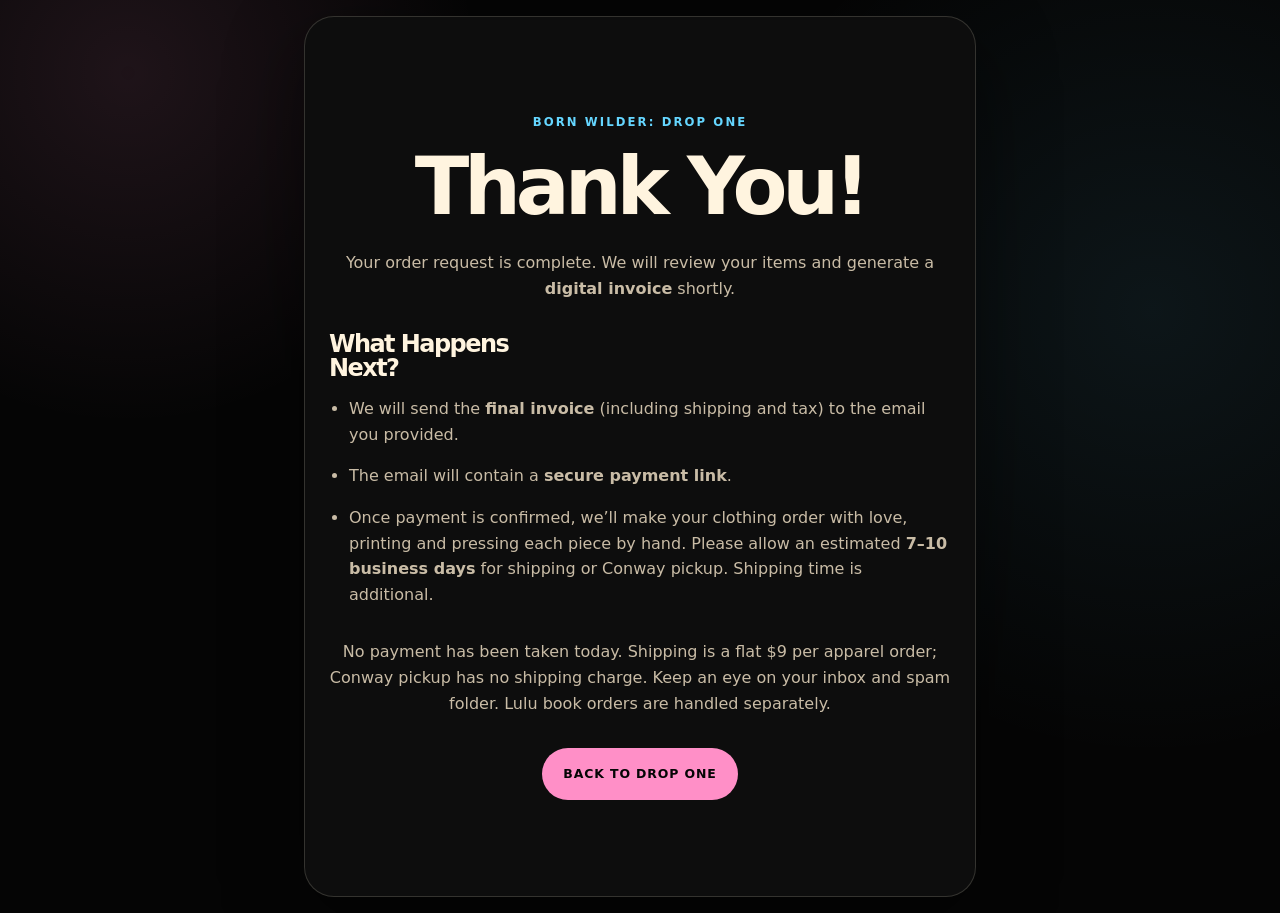
<file: preorder-thanks.html>
<!doctype html>
<html lang="en"><head><meta charset="utf-8"><meta name="viewport" content="width=device-width, initial-scale=1"><title>Thank You! | Harvie Wilder Co.</title><link rel="stylesheet" href="/styles.css?v=54264c2ba694"><meta name="robots" content="noindex, follow"><meta name="theme-color" content="#0d0d0d"><link rel="canonical" href="https://harviewilderco.com/preorder-thanks.html"><meta name="description" content="Your Harvie Wilder Co. preorder request has been received. Your digital invoice will be emailed separately."></head><body><main class="thanks-page"><section class="thanks-card"><p class="eyebrow">Born Wilder: Drop One</p><h1>Thank You!</h1><p>Your order request is complete. We will review your items and generate a <strong>digital invoice</strong> shortly.</p><div class="invoice-next"><h2>What Happens Next?</h2><ul><li>We will send the <strong>final invoice</strong> (including shipping and tax) to the email you provided.</li><li>The email will contain a <strong>secure payment link</strong>.</li><li>Once payment is confirmed, we’ll make your clothing order with love, printing and pressing each piece by hand. Please allow an estimated <strong>7–10 business days</strong> for shipping or Conway pickup. Shipping time is additional.</li></ul></div><p>No payment has been taken today. Shipping is a flat $9 per apparel order; Conway pickup has no shipping charge. Keep an eye on your inbox and spam folder. Lulu book orders are handled separately.</p><a class="button button-primary" href="/#drop-one">Back to Drop One</a></section></main></body></html>
</file>
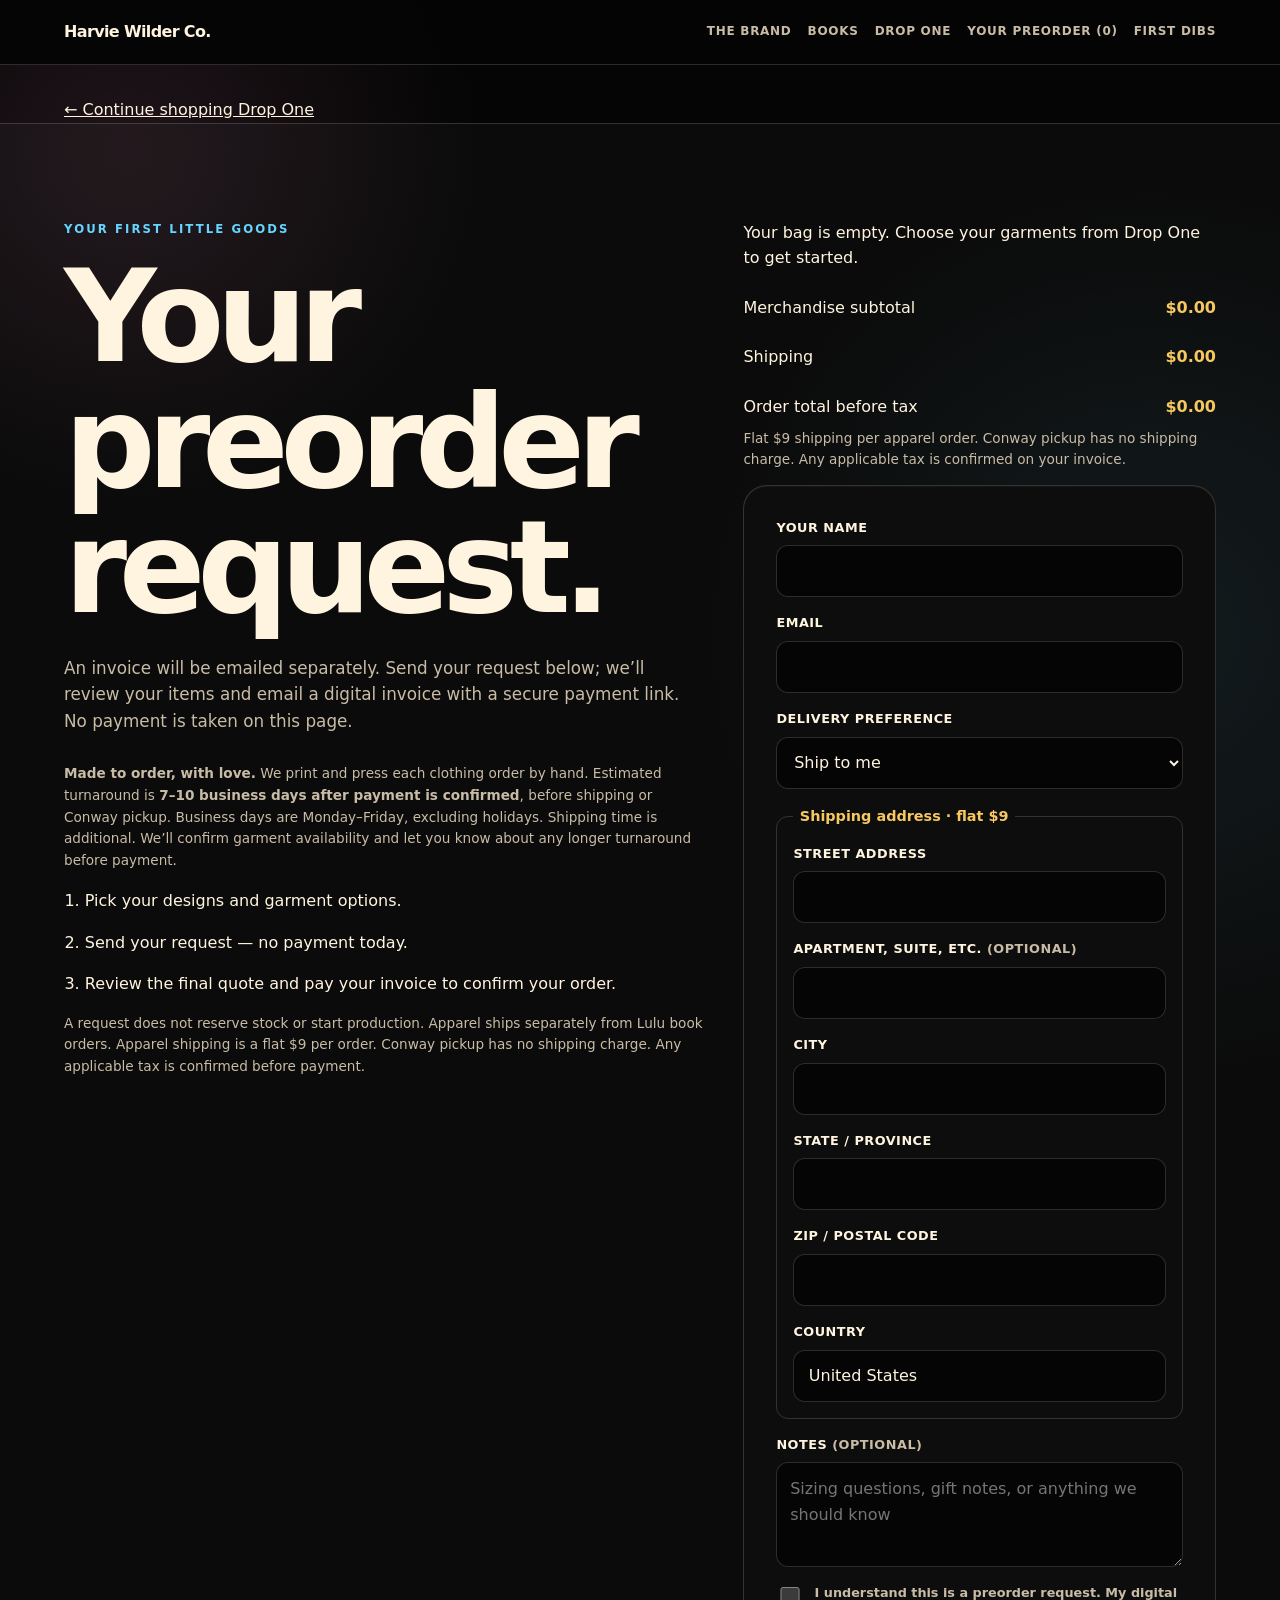
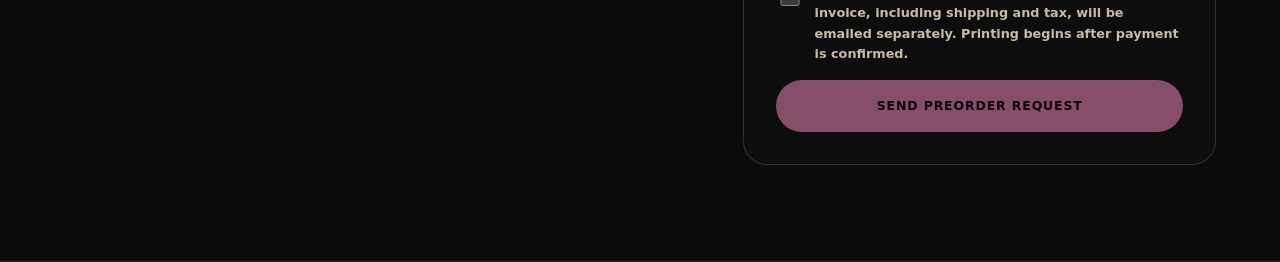
<file: preorder.html>
<!doctype html>
<html lang="en"><head><meta charset="utf-8"><meta name="viewport" content="width=device-width, initial-scale=1"><title>Your preorder | Harvie Wilder Co.</title><link rel="stylesheet" href="/styles.css?v=54264c2ba694"><link rel="icon" href="/favicon.ico"><meta name="robots" content="noindex, follow"><meta name="theme-color" content="#0d0d0d"><link rel="canonical" href="https://harviewilderco.com/preorder.html"><meta name="description" content="Send your Born Wilder: Drop One preorder request. Flat $9 apparel shipping or Conway pickup. Your digital invoice and secure payment link are emailed separately."></head><body>
<header class="site-header"><div class="container header-inner"><a class="logo" href="/" aria-label="Harvie Wilder Co. home">Harvie Wilder Co.</a><nav aria-label="Main navigation"><a href="/#the-brand">The Brand</a><a href="/#books">Books</a><a href="/#drop-one">Drop One</a><a href="/preorder.html">Your Preorder <span id="bag-count">(0)</span></a><a href="/#first-dibs">First Dibs</a></nav></div></header><main id="main-content"><div class="container checkout-back"><a href="/#drop-preview">← Continue shopping Drop One</a></div><section class="section preorder-section" id="preorder"><div class="container signup-layout"><div><p class="section-kicker">Your first little goods</p><h1>Your preorder request.</h1><p class="lead">An invoice will be emailed separately. Send your request below; we’ll review your items and email a digital invoice with a secure payment link. No payment is taken on this page.</p><p class="shop-note"><strong>Made to order, with love.</strong> We print and press each clothing order by hand. Estimated turnaround is <strong>7–10 business days after payment is confirmed</strong>, before shipping or Conway pickup. Business days are Monday–Friday, excluding holidays. Shipping time is additional. We’ll confirm garment availability and let you know about any longer turnaround before payment.</p><ol class="preorder-steps"><li>Pick your designs and garment options.</li><li>Send your request — no payment today.</li><li>Review the final quote and pay your invoice to confirm your order.</li></ol><p class="shop-note">A request does not reserve stock or start production. Apparel ships separately from Lulu book orders. Apparel shipping is a flat $9 per order. Conway pickup has no shipping charge. Any applicable tax is confirmed before payment.</p></div><div class="preorder-panel"><div id="preorder-items" aria-live="polite"><p class="empty-bag">Your bag is empty. Return to Drop One to choose your garments.</p></div><p class="subtotal">Merchandise subtotal <strong id="preorder-total">$0.00</strong></p><p class="subtotal">Shipping <strong id="shipping-total">Choose delivery</strong></p><p class="subtotal">Order total before tax <strong id="order-total">$0.00</strong></p><p class="shop-note">Flat $9 shipping per apparel order. Conway pickup has no shipping charge. Any applicable tax is confirmed on your invoice.</p><form id="preorder-form" class="signup-form" name="drop-one-preorder" method="POST" action="/preorder-thanks.html" data-netlify="true" netlify-honeypot="bot-field"><input type="hidden" name="form-name" value="drop-one-preorder"><p class="hidden-field"><label>Leave this empty<input name="bot-field" tabindex="-1" autocomplete="off"></label></p><input type="hidden" name="order-items" id="order-items"><input type="hidden" name="merchandise-subtotal" id="order-subtotal"><input type="hidden" name="shipping-charge" id="shipping-charge"><input type="hidden" name="order-total-before-tax" id="order-total-before-tax"><input type="hidden" name="collection" value="Born Wilder: Drop One"><div class="form-field"><label for="customer-name">Your name</label><input id="customer-name" name="customer-name" autocomplete="name" maxlength="120" required></div><div class="form-field"><label for="customer-email">Email</label><input id="customer-email" name="email" type="email" autocomplete="email" maxlength="254" required></div><div class="form-field"><label for="delivery">Delivery preference</label><select id="delivery" name="delivery" required><option value="">Choose delivery</option><option selected>Ship to me</option><option>Request Conway pickup</option></select></div><fieldset class="shipping-address" id="shipping-address"><legend>Shipping address · flat $9</legend><div class="form-field"><label for="shipping-street">Street address</label><input id="shipping-street" name="shipping-street" autocomplete="shipping address-line1" maxlength="200" required></div><div class="form-field"><label for="shipping-apt">Apartment, suite, etc. <span>(optional)</span></label><input id="shipping-apt" name="shipping-apt" autocomplete="shipping address-line2" maxlength="100"></div><div class="form-field"><label for="shipping-city">City</label><input id="shipping-city" name="shipping-city" autocomplete="shipping address-level2" maxlength="100" required></div><div class="form-field"><label for="shipping-state">State / province</label><input id="shipping-state" name="shipping-state" autocomplete="shipping address-level1" maxlength="100" required></div><div class="form-field"><label for="postal-code">ZIP / postal code</label><input id="postal-code" name="postal-code" autocomplete="shipping postal-code" maxlength="20" required></div><div class="form-field"><label for="shipping-country">Country</label><input id="shipping-country" name="shipping-country" autocomplete="shipping country-name" value="United States" maxlength="100" required></div></fieldset><div class="form-field"><label for="order-notes">Notes <span>(optional)</span></label><textarea id="order-notes" name="notes" rows="3" maxlength="1500" placeholder="Sizing questions, gift notes, or anything we should know"></textarea></div><label class="consent"><input type="checkbox" name="preorder-acknowledgment" value="I understand this is a request; price, availability and ship date require confirmation before payment." required><span>I understand this is a preorder request. My digital invoice, including shipping and tax, will be emailed separately. Printing begins after payment is confirmed.</span></label><button class="button button-primary" id="send-preorder" type="submit" disabled>Send preorder request</button><p id="preorder-status" role="status"></p></form></div></div></section></main><script src="/drop-one.js?v=2ab2da437e7f" defer></script></body></html>
</file>
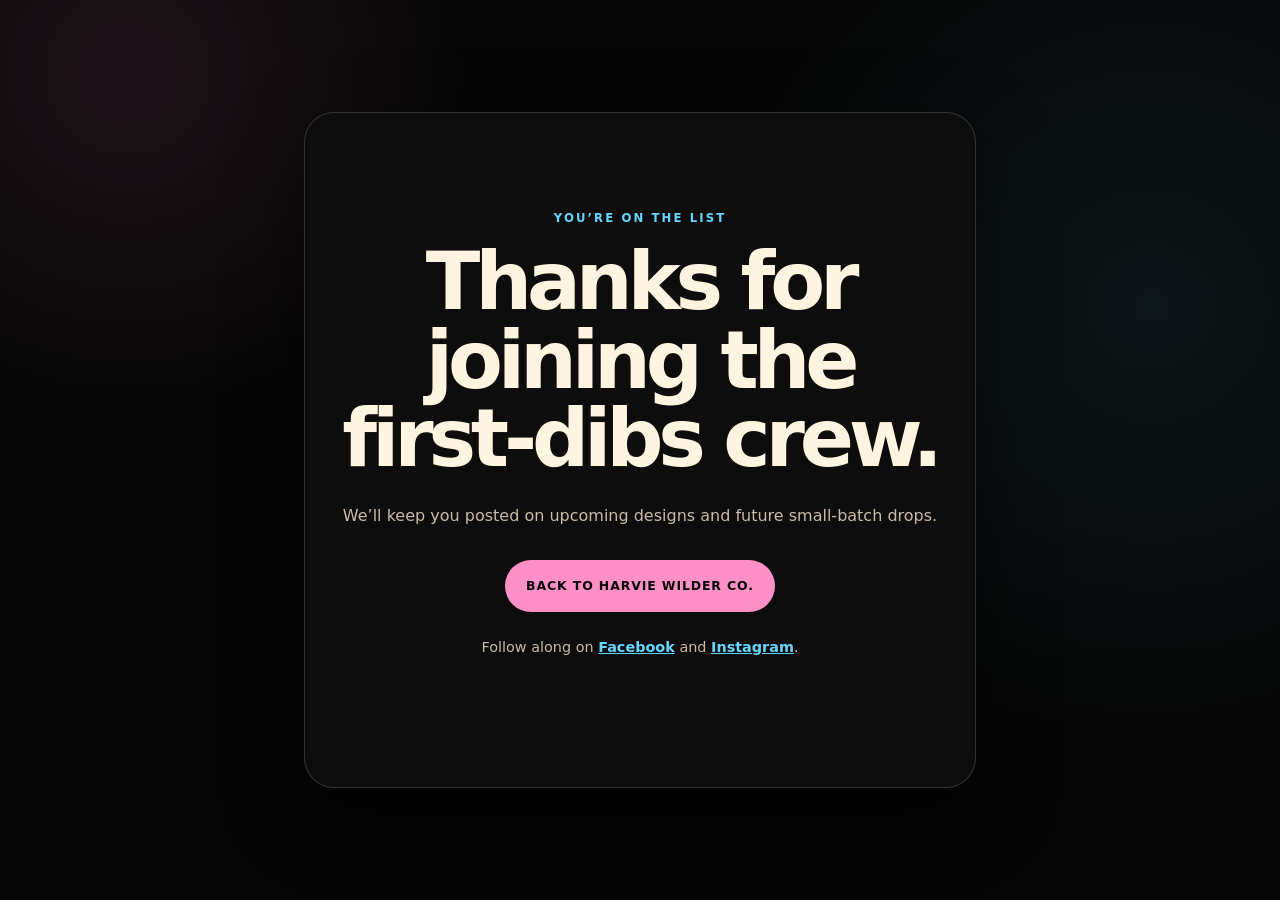
<file: thanks.html>
<!doctype html>
<html lang="en">
  <head>
    <meta charset="utf-8">
    <meta name="viewport" content="width=device-width, initial-scale=1">
    <title>Thanks | Harvie Wilder Co.</title>
    <meta name="description" content="Thanks for joining the Harvie Wilder Co. first-dibs list.">
    <link rel="canonical" href="https://harviewilderco.com/thanks.html">
    <link rel="stylesheet" href="/styles.css?v=54264c2ba694">
  <meta name="robots" content="noindex, follow"><meta name="theme-color" content="#0d0d0d"></head>
  <body>
    <main class="thanks-page">
      <section class="thanks-card">
        <p class="eyebrow">You’re on the list</p>
        <h1>Thanks for joining the first-dibs crew.</h1>
        <p>
          We’ll keep you posted on upcoming designs and future small-batch drops.
        </p>
        <a class="button button-primary" href="/">
          Back to Harvie Wilder Co.
        </a>
        <p class="thanks-social">
          Follow along on
          <a
            href="https://www.facebook.com/harviewilderco"
            target="_blank"
            rel="noopener noreferrer"
          >Facebook</a>
          and
          <a
            href="https://www.instagram.com/harviewilderco"
            target="_blank"
            rel="noopener noreferrer"
          >Instagram</a>.
        </p>
      </section>
    </main>
  </body>
</html>
</file>
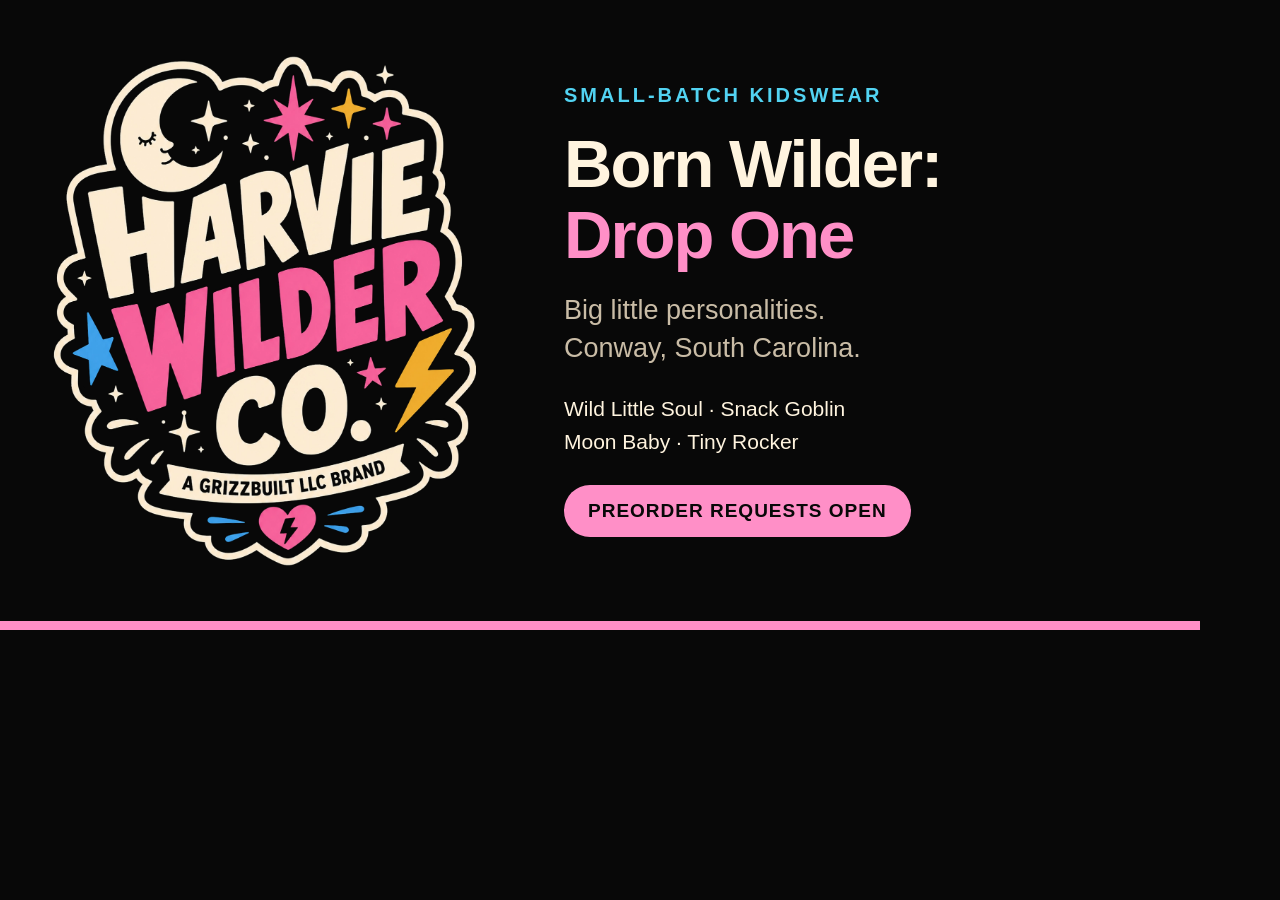
<file: scripts/social-preview.html>
<!doctype html><html lang="en"><head><meta charset="utf-8"><meta name="robots" content="noindex"><title>Drop One social preview source</title><style>
*{box-sizing:border-box}body{margin:0;width:1200px;height:630px;overflow:hidden;background:#080808;color:#fff4df;font-family:Arial,Helvetica,sans-serif}.frame{width:1200px;height:630px;display:grid;grid-template-columns:490px 1fr;align-items:center;padding:44px;gap:30px;border-bottom:9px solid #ff8fc7}.logo{width:440px;height:530px;object-fit:contain}.kicker{margin:0 0 22px;color:#52d3f2;letter-spacing:3px;font-size:20px;font-weight:800}h1{margin:0 0 22px;font-size:67px;line-height:1.05;letter-spacing:-2px}h1 span{color:#ff8fc7}.location{font-size:27px;line-height:1.4;color:#c9bca6;margin:0 0 24px}.designs{font-size:21px;line-height:1.6;margin:0 0 26px;color:#fff4df}.launch{display:inline-block;background:#ff8fc7;color:#080808;border-radius:28px;padding:15px 24px;font-size:19px;letter-spacing:1px;font-weight:900}
</style></head><body><main class="frame"><img class="logo" src="../assets/harvie-wilder-logo-1200.webp" alt="Harvie Wilder Co."><div><p class="kicker">SMALL-BATCH KIDSWEAR</p><h1>Born Wilder:<br><span>Drop One</span></h1><p class="location">Big little personalities.<br>Conway, South Carolina.</p><p class="designs">Wild Little Soul · Snack Goblin<br>Moon Baby · Tiny Rocker</p><div class="launch">PREORDER REQUESTS OPEN</div></div></main></body></html>
</file>
<file: styles.css>
:root {
  color-scheme: dark;
  --black: #050505;
  --cream: #fff4df;
  --pink: #ff8fc7;
  --blue: #65d6ff;
  --gold: #f6c85f;
  --taupe: #c9bca6;
  --panel: #0d0d0d;
  --line: rgb(255 244 223 / 16%);
  --radius: 1.5rem;
  --shadow: 0 1.5rem 5rem rgb(0 0 0 / 45%);
}

* {
  box-sizing: border-box;
}

html {
  scroll-behavior: smooth;
  background: var(--black);
}

body {
  min-width: 20rem;
  margin: 0;
  overflow-x: hidden;
  background:
    radial-gradient(circle at 10% 8%, rgb(255 143 199 / 10%), transparent 22rem),
    radial-gradient(circle at 90% 34%, rgb(101 214 255 / 8%), transparent 28rem),
    var(--black);
  color: var(--cream);
  font-family: system-ui, -apple-system, BlinkMacSystemFont, "Segoe UI", sans-serif;
  line-height: 1.6;
}

a {
  color: inherit;
}

a:focus-visible,
button:focus-visible,
input:focus-visible {
  outline: 3px solid var(--blue);
  outline-offset: 4px;
}

.container {
  width: min(100% - 2rem, 72rem);
  margin-inline: auto;
}

.section {
  padding: 4.5rem 0;
}

.skip-link {
  position: fixed;
  top: 0.75rem;
  left: 0.75rem;
  z-index: 10;
  padding: 0.75rem 1rem;
  transform: translateY(-150%);
  border-radius: 999px;
  background: var(--cream);
  color: var(--black);
  font-weight: 800;
}

.skip-link:focus {
  transform: translateY(0);
}

.site-header {
  border-bottom: 1px solid var(--line);
  background: rgb(5 5 5 / 92%);
}

.header-inner,
.footer-inner {
  display: flex;
  align-items: center;
  justify-content: space-between;
  gap: 1rem;
  padding-block: 1.2rem;
}

.logo {
  color: var(--cream);
  font-size: 1rem;
  font-weight: 900;
  letter-spacing: -0.04em;
  text-decoration: none;
}

nav {
  display: flex;
  flex-wrap: wrap;
  gap: 0.8rem 1rem;
}

nav a {
  color: var(--taupe);
  font-size: 0.75rem;
  font-weight: 800;
  letter-spacing: 0.06em;
  text-decoration: none;
  text-transform: uppercase;
}

nav a:hover {
  color: var(--blue);
}

.hero {
  position: relative;
  display: grid;
  min-height: calc(100vh - 4.25rem);
  place-items: center;
}

.hero-inner {
  display: grid;
  gap: 3rem;
  align-items: center;
}

.eyebrow,
.section-kicker {
  margin: 0 0 1rem;
  color: var(--blue);
  font-size: 0.73rem;
  font-weight: 900;
  letter-spacing: 0.18em;
  text-transform: uppercase;
}

h1,
h2,
h3,
p {
  margin-top: 0;
}

h1,
h2 {
  letter-spacing: -0.065em;
  line-height: 0.98;
  text-wrap: balance;
}

h1 {
  max-width: 11ch;
  margin-bottom: 1.5rem;
  font-size: clamp(3.5rem, 17vw, 8rem);
}

h1 span,
h2 span {
  color: var(--pink);
}

h2 {
  max-width: 15ch;
  margin-bottom: 1.5rem;
  font-size: clamp(2.5rem, 9vw, 5rem);
}

h3 {
  margin-bottom: 0.75rem;
  color: var(--cream);
  font-size: 1.15rem;
  line-height: 1.2;
}

.hero-tagline {
  max-width: 45rem;
  margin-bottom: 1rem;
  font-size: clamp(1.15rem, 4vw, 1.6rem);
  font-weight: 650;
  line-height: 1.45;
  text-wrap: balance;
}

.hero-support,
.lead,
.product-card p,
.site-footer p {
  color: var(--taupe);
}

.hero-support {
  margin-bottom: 0;
  font-weight: 700;
}

.button-row {
  display: flex;
  flex-wrap: wrap;
  gap: 0.75rem;
  margin-top: 2rem;
}

.button {
  display: inline-flex;
  min-height: 3.25rem;
  align-items: center;
  justify-content: center;
  padding: 0.8rem 1.25rem;
  border: 1px solid transparent;
  border-radius: 999px;
  font: inherit;
  font-size: 0.78rem;
  font-weight: 900;
  letter-spacing: 0.07em;
  line-height: 1.2;
  text-align: center;
  text-decoration: none;
  text-transform: uppercase;
  cursor: pointer;
}

.button-primary {
  background: var(--pink);
  color: var(--black);
}

.button-secondary {
  border-color: var(--blue);
  color: var(--blue);
}

.button:hover {
  filter: brightness(1.12);
}

.hero-logo {
  display: block;
  width: min(88vw, 520px);
  max-width: 100%;
  height: auto;
  margin-inline: auto;
  object-fit: contain;
}

.story-section,
.drop-section {
  border-block: 1px solid var(--line);
  background: rgb(255 244 223 / 2.5%);
}

.split-layout,
.signup-layout {
  display: grid;
  gap: 2.5rem;
}

.lead {
  max-width: 42rem;
  margin-bottom: 1.75rem;
  font-size: 1.05rem;
}

.pillar-list {
  display: grid;
  gap: 0.75rem;
  margin: 0;
  padding: 0;
  list-style: none;
}

.pillar-list li {
  display: flex;
  gap: 0.75rem;
  align-items: center;
  font-weight: 750;
}

.pillar-list span {
  color: var(--gold);
}

.books-section {
  position: relative;
  overflow: hidden;
  border-bottom: 1px solid var(--line);
  background:
    radial-gradient(circle at 18% 30%, rgb(255 143 199 / 12%), transparent 24rem),
    radial-gradient(circle at 84% 70%, rgb(101 214 255 / 9%), transparent 24rem),
    var(--black);
}

.book-layout {
  display: grid;
  gap: 2rem;
  align-items: center;
}

.book-copy h2 {
  max-width: 12ch;
}

.book-subtitle {
  margin: -0.5rem 0 1.5rem;
  color: var(--gold);
  font-size: clamp(1.25rem, 3vw, 1.7rem);
  font-weight: 900;
  letter-spacing: 0.01em;
}

.book-series-note {
  display: inline-block;
  margin: 0;
  padding: 0.55rem 0.8rem;
  border: 1px solid rgb(246 200 95 / 40%);
  border-radius: 999px;
  color: var(--gold);
  font-size: 0.74rem;
  font-weight: 900;
  letter-spacing: 0.08em;
  text-transform: uppercase;
}

.book-buy-card {
  display: grid;
  min-width: 0;
  place-items: center;
  padding: clamp(1rem, 4vw, 2rem);
  border: 1px solid rgb(255 143 199 / 35%);
  border-radius: calc(var(--radius) * 1.15);
  background: rgb(13 13 13 / 92%);
  box-shadow: var(--shadow);
}

.book-buy-card lulu-buy-button {
  display: block;
  width: 100%;
  max-width: 32rem;
}

.product-grid {
  display: grid;
  gap: 1rem;
  margin-top: 2.5rem;
}

.product-card,
.signup-form {
  border: 1px solid var(--line);
  border-radius: var(--radius);
  background: var(--panel);
  box-shadow: inset 0 1px rgb(255 255 255 / 4%);
}

.product-card {
  min-height: 15rem;
  padding: 1.5rem;
}

.product-card:nth-child(3n + 2) {
  border-color: rgb(255 143 199 / 35%);
}

.product-card:nth-child(3n + 3) {
  border-color: rgb(101 214 255 / 35%);
}

.card-icon {
  display: grid;
  width: 2.75rem;
  height: 2.75rem;
  margin-bottom: 2.5rem;
  place-items: center;
  border: 1px solid var(--line);
  border-radius: 50%;
  color: var(--gold);
  font-size: 1.25rem;
}

.product-card p {
  margin-bottom: 0;
  font-size: 0.93rem;
}

.drop-card {
  display: grid;
  gap: 2rem;
  align-items: center;
  padding: clamp(1.5rem, 5vw, 4rem);
  overflow: hidden;
  border: 1px solid rgb(246 200 95 / 40%);
  border-radius: calc(var(--radius) * 1.25);
  background:
    radial-gradient(circle at 90% 20%, rgb(255 143 199 / 15%), transparent 18rem),
    var(--panel);
  box-shadow: var(--shadow);
}

.sticker-badge {
  display: grid;
  width: 10rem;
  aspect-ratio: 1;
  place-content: center;
  margin: 0 auto;
  transform: rotate(6deg);
  border: 2px solid var(--gold);
  border-radius: 50%;
  color: var(--gold);
  font-size: 0.77rem;
  font-weight: 950;
  letter-spacing: 0.1em;
  line-height: 1.3;
  text-align: center;
  text-transform: uppercase;
}

.drop-preview-section {
  background:
    radial-gradient(circle at 15% 15%, rgb(255 143 199 / 8%), transparent 22rem),
    radial-gradient(circle at 85% 65%, rgb(101 214 255 / 7%), transparent 24rem),
    var(--black);
}

.drop-preview-grid {
  display: grid;
  gap: 1rem;
  margin-top: 2.5rem;
}

.drop-preview-card {
  display: grid;
  gap: 1rem;
  align-content: start;
  padding: 1rem;
  border: 1px solid var(--line);
  border-radius: var(--radius);
  background: var(--panel);
  box-shadow: inset 0 1px rgb(255 255 255 / 4%);
}

.drop-preview-art {
  display: block;
  width: 100%;
  height: auto;
  aspect-ratio: 1;
  object-fit: contain;
  border-radius: calc(var(--radius) * 0.8);
  background: #000;
}

.drop-preview-card h3 {
  margin-bottom: 0;
}

.drop-preview-card p {
  margin-bottom: 0;
  color: var(--taupe);
  font-size: 0.78rem;
  font-weight: 900;
  letter-spacing: 0.08em;
  text-transform: uppercase;
}

.signup-form {
  display: grid;
  gap: 1rem;
  padding: 1.5rem;
}

.form-field {
  display: grid;
  gap: 0.45rem;
}

label {
  font-size: 0.8rem;
  font-weight: 850;
  letter-spacing: 0.04em;
  text-transform: uppercase;
}

label span {
  color: var(--taupe);
  font-weight: 600;
}

input {
  width: 100%;
  min-height: 3.25rem;
  border: 1px solid var(--line);
  border-radius: 0.75rem;
  background: var(--black);
  color: var(--cream);
  font: inherit;
  padding-inline: 0.9rem;
}

.hidden-field {
  position: absolute;
  width: 1px;
  height: 1px;
  overflow: hidden;
  clip: rect(0 0 0 0);
  clip-path: inset(50%);
  white-space: nowrap;
}

.site-footer {
  border-top: 1px solid var(--line);
}

.sister-brand {
  border-top: 1px solid var(--line);
  background: rgb(255 244 223 / 2.5%);
  padding-block: 2rem;
}

.sister-brand p {
  max-width: 58rem;
  margin: 0;
  color: var(--taupe);
  font-size: 0.85rem;
  line-height: 1.75;
}

.sister-brand a {
  color: var(--cream);
  font-weight: 750;
  text-decoration-color: var(--pink);
  text-decoration-thickness: 1px;
  text-underline-offset: 0.2em;
}

.sister-brand a:hover {
  color: var(--pink);
}

.site-footer p {
  margin-bottom: 0.2rem;
  font-size: 0.75rem;
}

.footer-links a {
  display: inline-flex;
  min-height: 2.75rem;
  align-items: center;
}

.error-page {
  display: grid;
  min-height: 100vh;
  place-items: center;
  padding: 1rem;
}

.error-card,
.thanks-card {
  width: min(100%, 42rem);
  padding: clamp(2.5rem, 9vw, 6rem) 1.5rem;
  border: 1px solid var(--line);
  border-radius: calc(var(--radius) * 1.25);
  background: var(--panel);
  box-shadow: var(--shadow);
  text-align: center;
}

.thanks-page {
  display: grid;
  min-height: 100vh;
  place-items: center;
  padding: 1rem;
}

.thanks-card h1 {
  max-width: 12ch;
  margin-inline: auto;
  font-size: clamp(2.5rem, 10vw, 5rem);
}

.thanks-card > p:not(.eyebrow) {
  margin-bottom: 2rem;
  color: var(--taupe);
}

.thanks-social {
  margin-top: 1.5rem;
  color: var(--taupe);
  font-size: 0.9rem;
}

.thanks-social a {
  color: var(--blue);
  font-weight: 800;
}

.error-card h1 {
  max-width: 14ch;
  margin-inline: auto;
  font-size: clamp(2rem, 8vw, 3.5rem);
}

.error-code {
  margin-bottom: 1.5rem;
  color: var(--pink);
  font-size: clamp(5rem, 25vw, 11rem);
  font-weight: 950;
  letter-spacing: -0.1em;
  line-height: 0.8;
}

@media (min-width: 42rem) {
  .container {
    width: min(100% - 3rem, 72rem);
  }

  .section {
    padding: 6rem 0;
  }

  .hero-inner,
  .split-layout,
  .signup-layout {
    grid-template-columns: 1.15fr 0.85fr;
  }

  .book-layout {
    grid-template-columns: minmax(0, 0.9fr) minmax(22rem, 1.1fr);
  }

  .product-grid {
    grid-template-columns: repeat(2, 1fr);
  }

  .drop-preview-grid {
    grid-template-columns: repeat(2, 1fr);
  }

  .drop-card {
    grid-template-columns: 1fr auto;
  }
}

@media (min-width: 62rem) {
  .product-grid {
    grid-template-columns: repeat(3, 1fr);
  }

  .drop-preview-grid {
    grid-template-columns: repeat(3, 1fr);
  }

  .signup-form {
    padding: 2rem;
  }
}

@media (max-width: 700px) {
  .hero-logo {
    width: min(92vw, 360px);
    margin-inline: auto;
  }
}

@media (max-width: 41.99rem) {
  .header-inner,
  .footer-inner {
    align-items: flex-start;
    flex-direction: column;
  }

  .hero {
    min-height: auto;
  }

  .hero-copy {
    text-align: center;
  }

  h1 {
    margin-inline: auto;
  }

  .button-row {
    display: grid;
  }

  .button {
    width: 100%;
  }

  .book-copy {
    text-align: center;
  }

  .book-copy h2,
  .book-copy .lead {
    margin-inline: auto;
  }

  .book-buy-card {
    padding: 1rem;
  }
}

@media (prefers-reduced-motion: reduce) {
  html {
    scroll-behavior: auto;
  }
}


/* Drop One reuses the original palette, cards, buttons and artwork. */
select, textarea {width:100%;min-height:3.25rem;border:1px solid var(--line);border-radius:.75rem;background:var(--black);color:var(--cream);font:inherit;padding:.8rem;}
select:focus-visible,textarea:focus-visible,summary:focus-visible {outline:3px solid var(--blue);outline-offset:4px;}
.launch-facts {display:flex;flex-wrap:wrap;gap:1rem 3rem;margin-top:2rem;}
.launch-facts p {margin:0;color:var(--taupe);}
.launch-facts strong {color:var(--gold);font-size:1.5rem;margin-right:.4rem;}
.shop-grid {display:grid;gap:1.5rem;margin-top:2rem;}
.shop-card {padding:1.25rem;gap:1rem;}
.shop-card-heading {display:flex;justify-content:space-between;align-items:start;gap:.75rem;}
.shop-card-heading h3 {font-size:1.5rem;}
.product-price {color:var(--gold);font-weight:800;white-space:nowrap;}
.shop-card .product-description {font:inherit;letter-spacing:0;text-transform:none;font-weight:400;min-height:3.5rem;}
.product-options {display:grid;gap:1rem;}
.option-pair {display:grid;grid-template-columns:1fr 1fr;gap:.75rem;}
.shop-note,.size-link {color:var(--taupe);font-size:.85rem;}
.size-link {color:var(--blue);text-underline-offset:.2rem;}
.shop-card .card-feedback {min-height:1.6rem;font:inherit;text-transform:none;letter-spacing:0;color:var(--blue);}
.preorder-section {border-block:1px solid var(--line);background:rgb(255 244 223 / 2.5%);}
.preorder-steps {padding-left:1.3rem;display:grid;gap:1rem;}
.preorder-panel {min-width:0;}
.bag-item {display:flex;justify-content:space-between;gap:1rem;border-bottom:1px solid var(--line);padding:1rem 0;}
.bag-item p {font-size:.85rem;color:var(--taupe);margin:.3rem 0;}
.bag-item span {color:var(--gold);font-weight:800;}
.remove-item {align-self:start;padding:.6rem;border:1px solid var(--line);border-radius:.5rem;background:transparent;color:var(--pink);font:inherit;font-size:.8rem;cursor:pointer;min-height:44px;}
.subtotal {display:flex;justify-content:space-between;gap:1rem;margin:1.5rem 0 .5rem;}
.subtotal strong {color:var(--gold);}
.consent {display:flex;align-items:start;gap:.75rem;text-transform:none;letter-spacing:0;font-weight:500;}
.consent input {width:1.2rem;min-height:1.2rem;flex-shrink:0;margin-top:.25rem;accent-color:var(--pink);}
button:disabled {opacity:.5;cursor:not-allowed;}
#preorder-status:empty {display:none;}
#preorder-status {color:var(--gold);margin:0;}
.drop-faq {margin-top:2rem;max-width:52rem;}
.drop-faq details {border-bottom:1px solid var(--line);padding:1.25rem 0;}
.drop-faq summary {cursor:pointer;font-weight:800;min-height:44px;}
.drop-faq p {color:var(--taupe);margin:.5rem 0 0;}
.upcoming-grid {display:grid;gap:1rem;max-width:42rem;}
@media(min-width:42rem) {.shop-grid,.upcoming-grid {grid-template-columns:repeat(2,minmax(0,1fr));}}
@media(max-width:41.99rem) {.shop-card-heading h3 {font-size:1.25rem;}.launch-facts {display:grid;gap:.5rem;}.header-inner nav a {min-height:44px;display:inline-flex;align-items:center;}.preorder-panel .signup-form {padding:1.25rem;}}

/* Exact-style supplier photos keep the four garment types recognizable. */
.garment-card {min-width:0;align-content:start;scroll-margin-top:1.25rem;}
.garment-photo {margin:0;border:1px solid var(--line);border-radius:1rem;overflow:hidden;background:#fff;}
.garment-photo img {display:block;width:100%;height:clamp(180px,20vw,240px);object-fit:contain;padding:.75rem;background:#fff;}
.garment-photo figcaption {padding:.5rem .75rem;background:var(--black);color:var(--taupe);font-size:.7rem;line-height:1.5;text-align:center;}
.garment-options .selected-variant {margin:0;color:var(--taupe);font-size:.75rem;line-height:1.5;min-height:2.25rem;}
.garment-jump-links {gap:.5rem;margin-top:1rem;}
.garment-jump-links a {display:inline-flex;align-items:center;min-height:44px;padding:.4rem .7rem;border:1px solid var(--line);border-radius:999px;color:var(--blue);font-size:.7rem;letter-spacing:0;text-transform:none;}
.garment-jump-links a:hover {border-color:var(--blue);}
@media(min-width:70rem) {.garment-card .garment-options .option-pair {grid-template-columns:1fr;}}
@media(max-width:41.99rem) {.garment-photo img {height:210px;}.design-product-block .garment-card {padding:1rem;}.garment-jump-links {justify-content:center;}.garment-card-header h4 {font-size:1.2rem;}}

@media(min-width:70rem) {.garment-card-header {min-height:3.25rem;}.garment-card .garment-note {min-height:3.5rem;}}

/* Keep approved artwork intact as a separate layer over exact supplier photos. */
.garment-photo .garment-mockup {position:relative;aspect-ratio:493/740;width:min(100%,240px);margin-inline:auto;}
.garment-photo .mockup-blank {width:100%;height:100%;padding:0;object-fit:contain;}
.garment-photo .mockup-print {position:absolute;left:28%;top:28%;width:44%;height:auto;aspect-ratio:1;padding:0;object-fit:contain;background:transparent;}
.garment-photo.bodysuit .mockup-print {left:28%;top:27%;width:44%;}
.garment-photo.infant .mockup-print {left:29%;top:21%;width:42%;}
.garment-photo figcaption span {display:block;margin-top:.2rem;font-size:.66rem;}
@media(max-width:41.99rem) {.garment-photo .garment-mockup {width:220px;}}

.shipping-address {display:grid;gap:1rem;min-width:0;margin:0;padding:1rem;border:1px solid var(--line);border-radius:.75rem;}
.shipping-address[hidden] {display:none;}
.shipping-address legend {padding-inline:.4rem;color:var(--gold);font-weight:800;font-size:.9rem;}

.checkout-back {padding-top:2rem;}
.invoice-next {text-align:left;margin-bottom:2rem;}
.invoice-next h2 {font-size:1.5rem;margin-bottom:1rem;}
.invoice-next ul {padding-left:1.25rem;display:grid;gap:1rem;color:var(--taupe);}
/* Static storefront cards */

    .drop-shop-intro{max-width:50rem;margin-bottom:2.5rem}
    .design-product-block{display:grid;gap:1.25rem;margin:0 0 4rem;padding:clamp(1rem,3vw,1.5rem);border:1px solid var(--line);border-radius:calc(var(--radius)*1.15);background:rgb(255 244 223 / 2.5%)}
    .design-card{display:grid;grid-template-columns:minmax(120px,220px) 1fr;gap:clamp(1rem,3vw,2rem);align-items:center;padding:1rem;border:1px solid rgb(255 143 199 / 28%);border-radius:var(--radius);background:var(--panel)}
    .design-card img{width:100%;height:auto;aspect-ratio:1;object-fit:contain;border-radius:1rem;background:#000}
    .design-card h3{font-size:clamp(1.6rem,4vw,2.5rem);margin-bottom:.5rem}
    .design-card p{margin:0;color:var(--taupe)}
    .garment-card-grid{display:grid;gap:1rem}
    .garment-card{display:grid;gap:1rem;padding:1.25rem;border:1px solid var(--line);border-radius:var(--radius);background:var(--panel);box-shadow:inset 0 1px rgb(255 255 255 / 4%)}
    .garment-card-header{display:flex;gap:1rem;align-items:flex-start;justify-content:space-between}
    .garment-card-header h4{margin:0;color:var(--cream);font-size:1.15rem;line-height:1.2}
    .style-number{display:block;margin-top:.3rem;color:var(--blue);font-size:.72rem;font-weight:900;letter-spacing:.08em;text-transform:uppercase}
    .garment-price{color:var(--pink);font-size:1.25rem;font-weight:950;white-space:nowrap}
    .garment-note{margin:0;color:var(--taupe);font-size:.78rem;line-height:1.45}
    .garment-art{display:grid;grid-template-columns:72px 1fr;gap:.85rem;align-items:center;padding:.7rem;border:1px solid var(--line);border-radius:1rem;background:#050505}
    .garment-art img{width:72px;height:72px;object-fit:contain;border-radius:.65rem}
    .garment-art p{margin:0;color:var(--taupe);font-size:.78rem}
    .garment-options{display:grid;gap:.85rem}
    .garment-options .option-pair{display:grid;grid-template-columns:1fr 1fr;gap:.75rem}
    .garment-options select,.garment-options input{width:100%}
    .garment-options .button{width:100%}
    .availability-note{margin:.25rem 0 0;color:var(--gold);font-size:.74rem;line-height:1.45}
    .design-divider{height:1px;margin:1rem 0;background:var(--line)}
    @media(min-width:42rem){.garment-card-grid{grid-template-columns:repeat(2,minmax(0,1fr))}}
    @media(min-width:70rem){.garment-card-grid{grid-template-columns:repeat(4,minmax(0,1fr))}.design-card{grid-template-columns:180px 1fr}}
    @media(max-width:41.99rem){.design-card{grid-template-columns:1fr}.design-card img{max-width:240px;margin-inline:auto}.garment-options .option-pair{grid-template-columns:1fr}}

/* End static storefront cards */

.book-load-status {margin:0;text-align:center;color:var(--taupe);}
.book-buy-card {min-height:38rem;}
</file>
